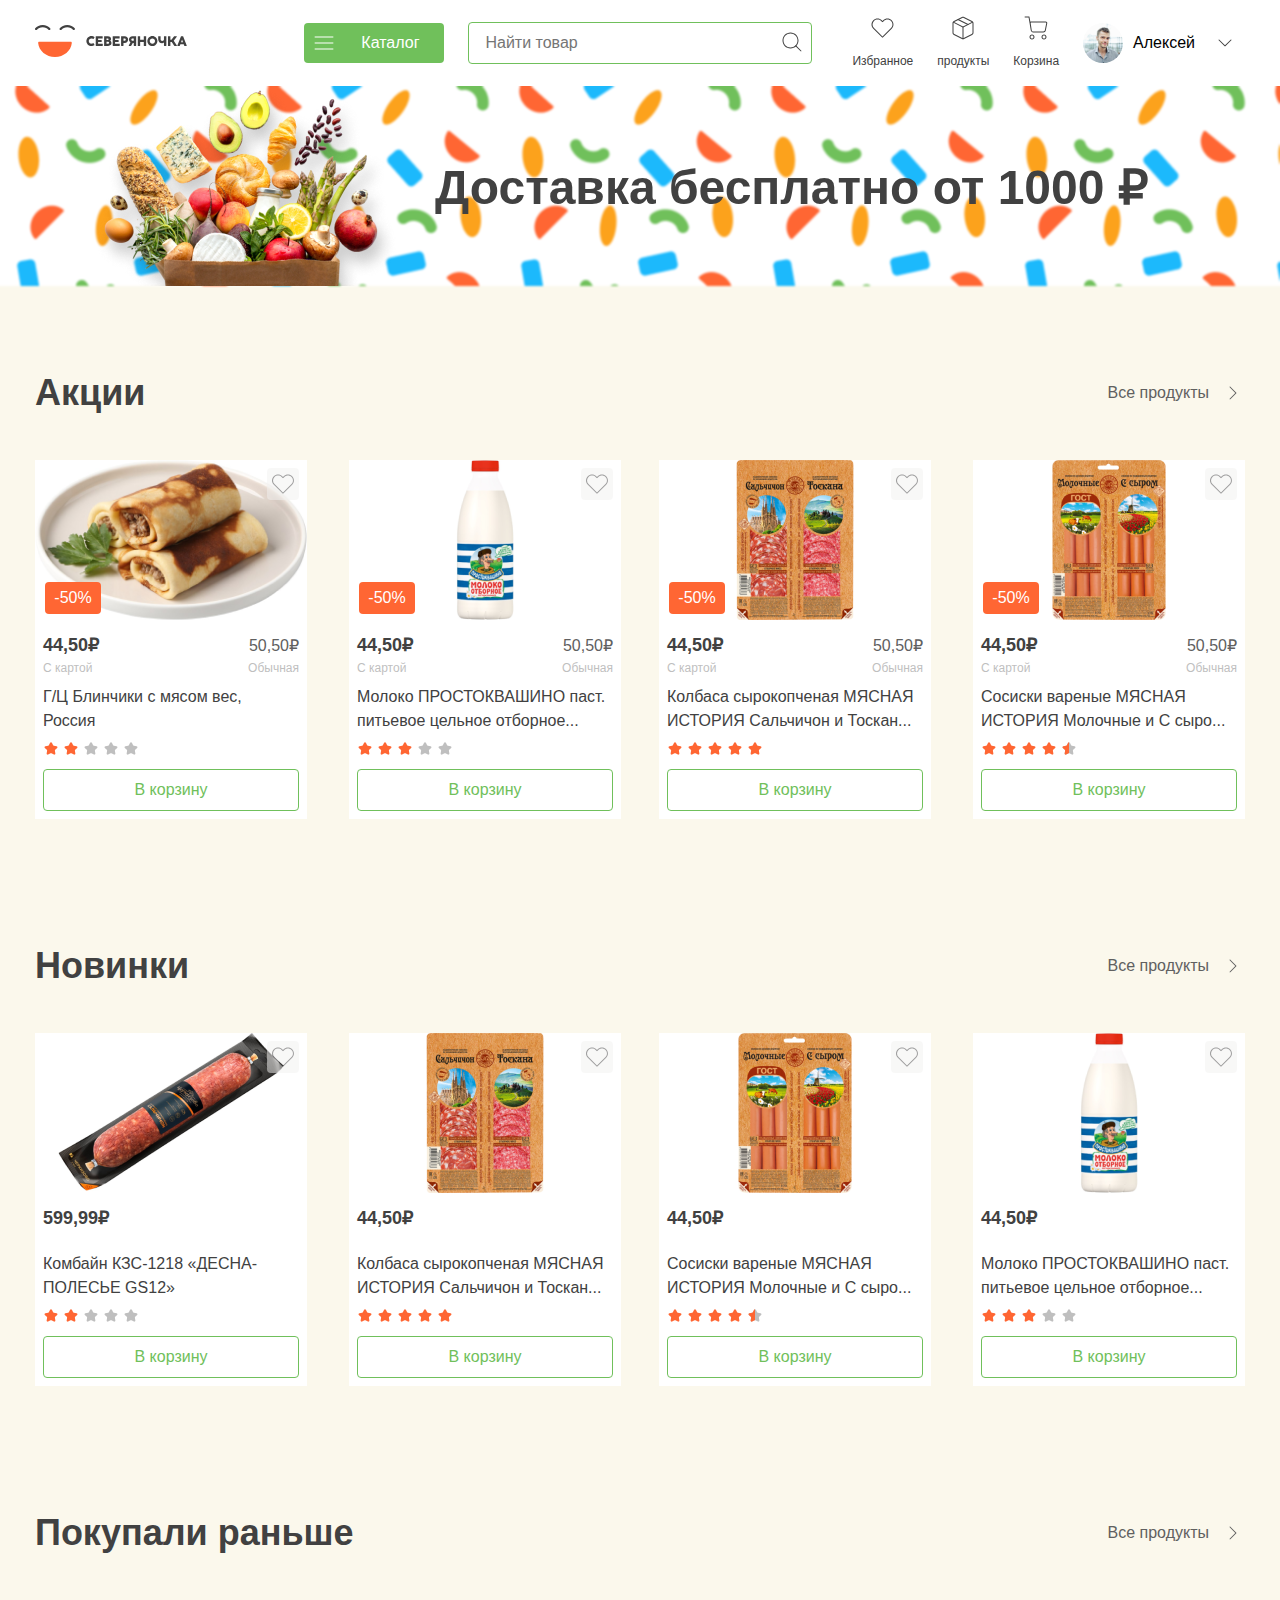
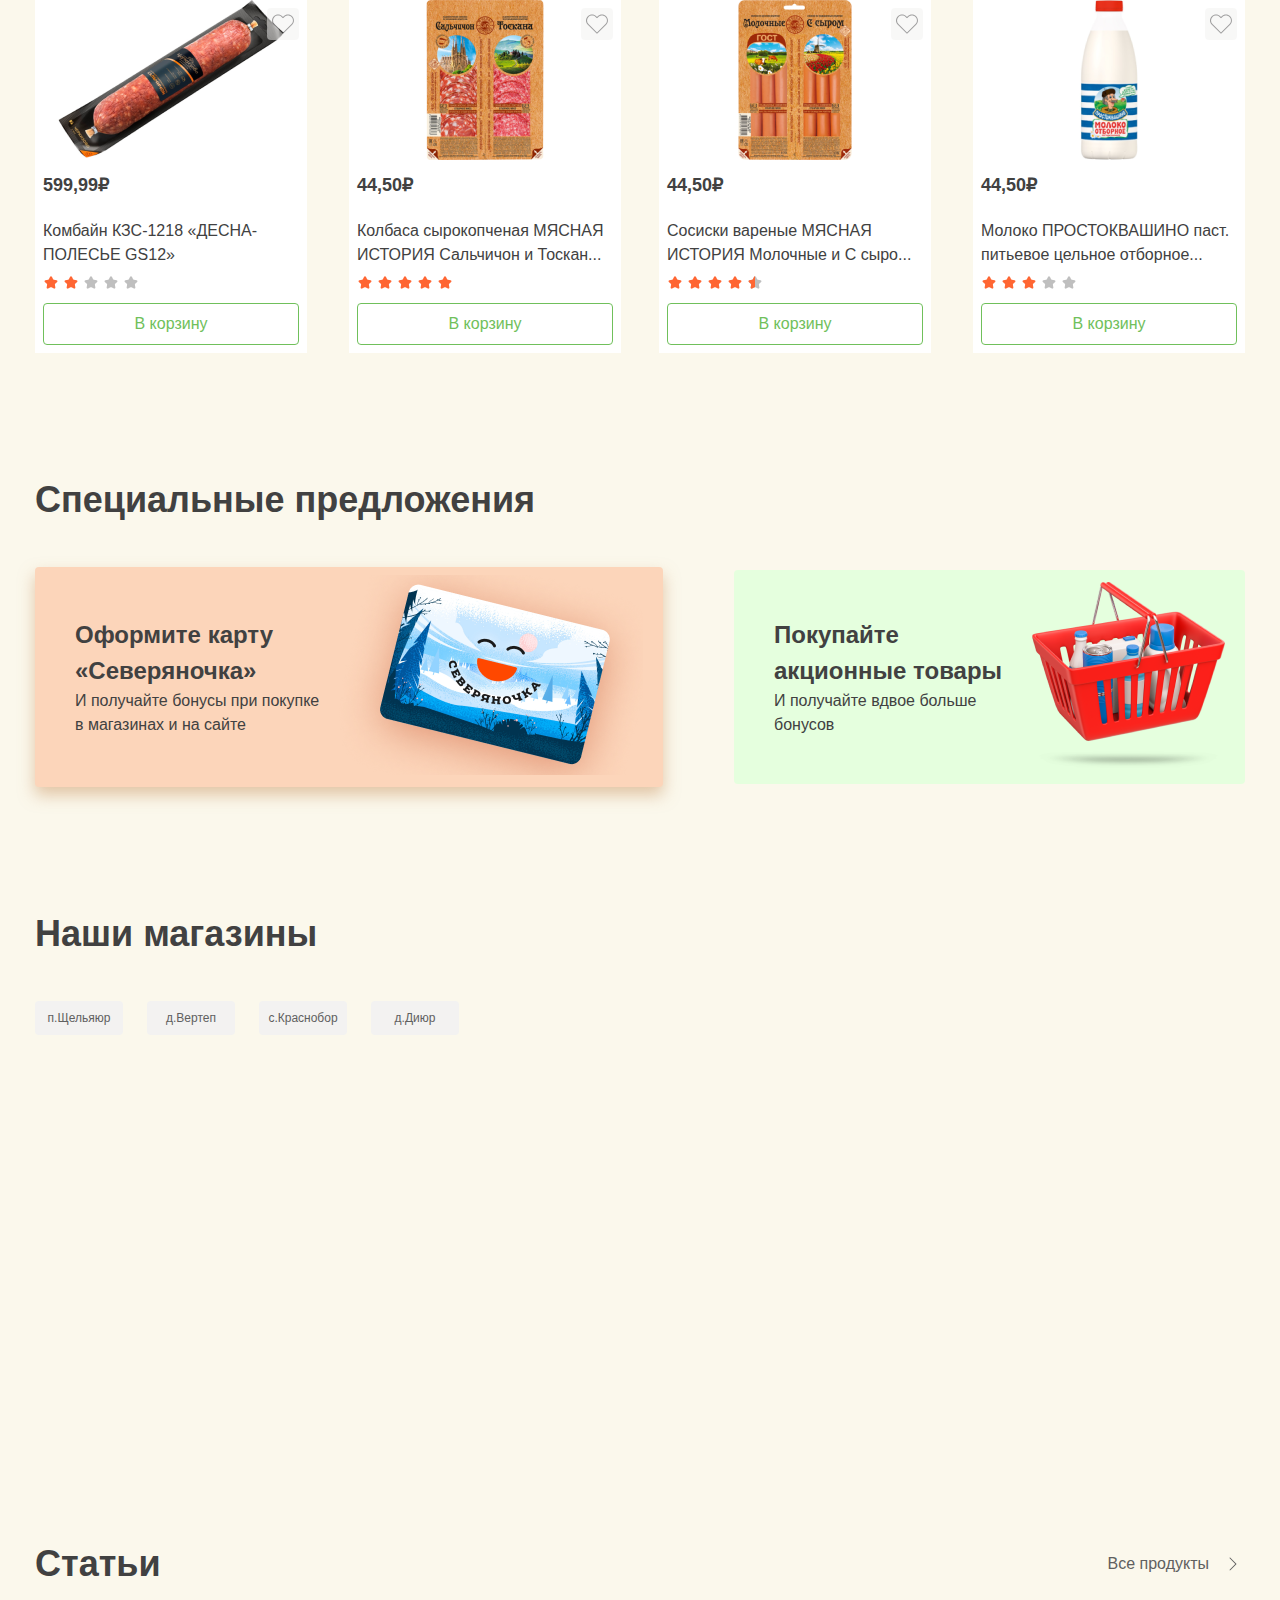
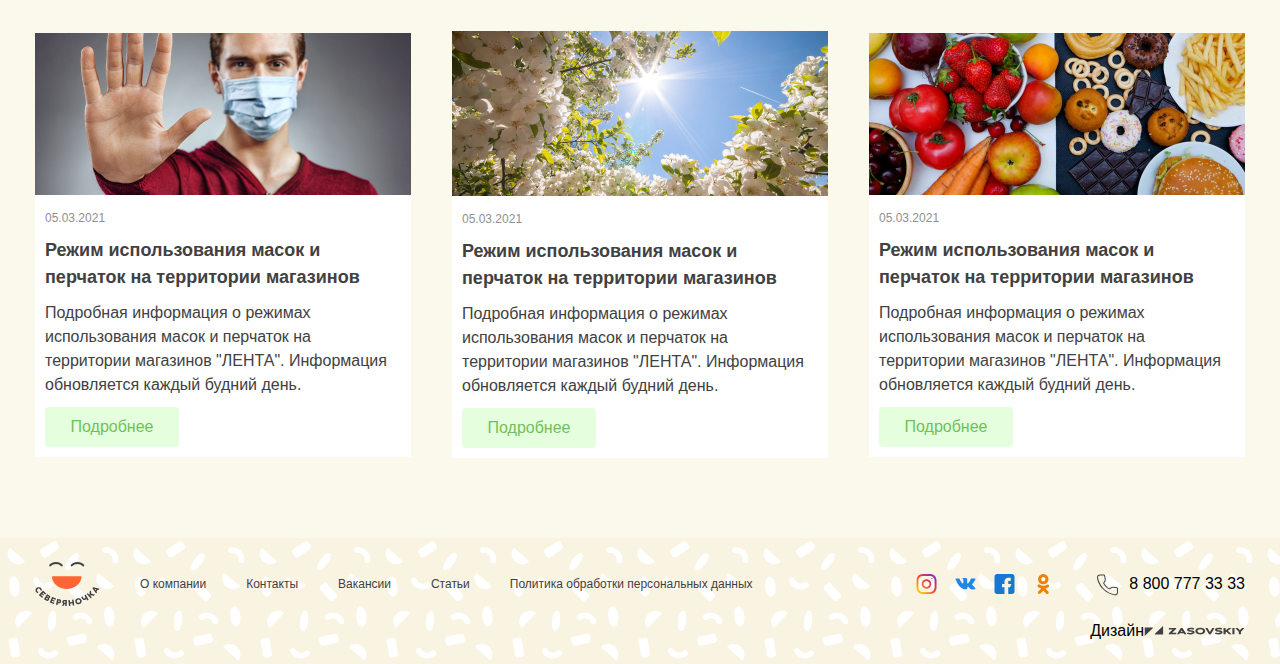
<file: index.html>
<!DOCTYPE html>
<html lang="en">
  <head>
    <meta charset="UTF-8" />
    <meta name="viewport" content="width=device-width, initial-scale=1.0" />
    <title>Document</title>
    <link rel="stylesheet" href="./sass/style.css" />
  </head>
  <body>
    <header>
      <div class="container">
        <nav>
          <div class="logo">
            <a href="#"><img src="./assets/images/image1.svg" alt="" /></a>
          </div>
          <div class="nav-items">
            <div class="nav-catalog1">
              <img src="./assets/images/image2.svg" alt="" />
              <p class="p1">Каталог</p>
            </div>
            <div class="field">
              <input
                type="text"
                class="input1"
                id="search"
                placeholder="Найти товар"
                name="search"
              />
              <div class="search-icon">
                <img src="./assets/images/image3.svg" alt="" />
              </div>
            </div>
            <div class="nav-links">
              <div class="nav-link">
                <div class="d1">
                  <img src="./assets/images/image4.svg" alt="" />
                </div>
                <a href="./pages/product.html" class="p2">Избранное</a>
              </div>
              <div class="nav-link">
                <div class="d1">
                  <img src="./assets/images/image5.svg" alt="" />
                </div>
                <a href="./pages/products.html" class="p2">продукты</a>
              </div>
              <div class="nav-link">
                <div class="d1">
                  <img src="./assets/images/image6.svg" alt="" />
                </div>
                <a href="./pages/cart.html" class="p2">Корзина</a>
              </div>
            </div>
            <div class="acc">
              <img src="./assets/images/image7.svg" alt="" />
              <p class="p3">Алексей</p>
              <img src="./assets/images/image52.svg" alt="" />
            </div>
          </div>
        </nav>
        <div class="nav-catalog">
          <div class="d2">
            <div class="d3">
              <a href="./pages/catigories.html" class="p4">Молоко, сыр, яйцо</a>
              <a href="./pages/catigories.html" class="p4">Хлеб</a>
              <a href="./pages/catigories.html" class="p4">Фрукты и овощи</a>
              <a href="./pages/catigories.html" class="p4"
                >Замороженные продукты</a
              >
            </div>
            <div class="d3">
              <a href="./pages/catigories.html" class="p4">Напитки</a>
              <a href="./pages/catigories.html" class="p4"
                >Кондитерские изделия</a
              >
              <a href="./pages/catigories.html" class="p4">Чай, кофе</a>
            </div>
            <div class="d3">
              <a href="./pages/catigories.html" class="p4">Бакалея</a>
              <a href="./pages/catigories.html" class="p4">Здоровое питание</a>
              <a href="./pages/catigories.html" class="p4">Зоотовары</a>
            </div>
            <div class="d3">
              <a href="./pages/catigories.html" class="p4"
                >Непродовольственные товары</a
              >
              <a href="./pages/catigories.html" class="p4">Детское питание</a>
              <a href="./pages/catigories.html" class="p4"
                >Мясо, птица, колбаса</a
              >
            </div>
          </div>
        </div>
      </div>
    </header>
    <main>
      <section class="home">
        <div class="home1">
          <div class="container home-content">
            <div class="d1">
              <img src="./assets/images/image9.png" alt="" class="img9" />
            </div>
            <p class="p1">Доставка бесплатно от 1000 ₽</p>
          </div>
        </div>
      </section>
      <section class="discount">
        <div class="container discount-content">
          <div class="d1">
            <p class="p1">Акции</p>
            <a href="#"
              ><button class="btn1">
                Все продукты
                <img src="./assets/images/image10.svg" alt="" /></button
            ></a>
          </div>
          <div class="home-cards">
            <div class="d50">
              <div class="home-card">
                <div class="product-img">
                  <div class="loved">
                    <img src="./assets/images/image17.svg" alt="" />
                  </div>
                  <img src="./assets/images/image12.png" alt="" />
                  <div class="discount-img">
                    <p class="p8">-50%</p>
                  </div>
                </div>
                <div class="card-btom">
                  <div class="d2">
                    <p class="p2">44,50₽</p>
                    <p class="p3">50,50₽</p>
                  </div>
                  <div class="d3">
                    <p class="p4">С картой</p>
                    <p class="p5">Обычная</p>
                  </div>
                  <p class="p6">Г/Ц Блинчики с мясом вес, Россия</p>
                  <div class="rank-img">
                    <img src="./assets/images/image16.svg" alt="" />
                  </div>
                  <div class="card-btn">
                    <a href="#"><button class="btn2">В корзину</button></a>
                  </div>
                </div>
              </div>
              <div class="home-card">
                <div class="product-img">
                  <div class="loved">
                    <img src="./assets/images/image17.svg" alt="" />
                  </div>
                  <img src="./assets/images/image13.png" alt="" />
                  <div class="discount-img">
                    <p class="p8">-50%</p>
                  </div>
                </div>
                <div class="card-btom">
                  <div class="d2">
                    <p class="p2">44,50₽</p>
                    <p class="p3">50,50₽</p>
                  </div>
                  <div class="d3">
                    <p class="p4">С картой</p>
                    <p class="p5">Обычная</p>
                  </div>
                  <p class="p6">
                    Молоко ПРОСТОКВАШИНО паст. питьевое цельное отборное...
                  </p>
                  <div class="rank-img">
                    <img src="./assets/images/image18.svg" alt="" />
                  </div>
                  <div class="card-btn">
                    <a href="#"><button class="btn2">В корзину</button></a>
                  </div>
                </div>
              </div>
            </div>
            <div class="d50">
              <div class="home-card">
                <div class="product-img">
                  <div class="loved">
                    <img src="./assets/images/image17.svg" alt="" />
                  </div>
                  <img src="./assets/images/image14.png" alt="" />
                  <div class="discount-img">
                    <p class="p8">-50%</p>
                  </div>
                </div>
                <div class="card-btom">
                  <div class="d2">
                    <p class="p2">44,50₽</p>
                    <p class="p3">50,50₽</p>
                  </div>
                  <div class="d3">
                    <p class="p4">С картой</p>
                    <p class="p5">Обычная</p>
                  </div>
                  <p class="p6">
                    Колбаса сырокопченая МЯСНАЯ ИСТОРИЯ Сальчичон и Тоскан...
                  </p>
                  <div class="rank-img">
                    <img src="./assets/images/image19.svg" alt="" />
                  </div>
                  <div class="card-btn">
                    <a href="#"><button class="btn2">В корзину</button></a>
                  </div>
                </div>
              </div>
              <div class="home-card">
                <div class="product-img">
                  <div class="loved">
                    <img src="./assets/images/image17.svg" alt="" />
                  </div>
                  <img src="./assets/images/image15.png" alt="" />
                  <div class="discount-img">
                    <p class="p8">-50%</p>
                  </div>
                </div>
                <div class="card-btom">
                  <div class="d2">
                    <p class="p2">44,50₽</p>
                    <p class="p3">50,50₽</p>
                  </div>
                  <div class="d3">
                    <p class="p4">С картой</p>
                    <p class="p5">Обычная</p>
                  </div>
                  <p class="p6">
                    Сосиски вареные МЯСНАЯ ИСТОРИЯ Молочные и С сыро...
                  </p>
                  <div class="rank-img">
                    <img src="./assets/images/image20.svg" alt="" />
                  </div>
                  <div class="card-btn">
                    <a href="#"><button class="btn2">В корзину</button></a>
                  </div>
                </div>
              </div>
            </div>
          </div>
        </div>
      </section>
      <section class="new-products">
        <div class="new-products-content container">
          <div class="d1">
            <p class="p1">Новинки</p>
            <a href="#"
              ><button class="btn1">
                Все продукты
                <img src="./assets/images/image10.svg" alt="" /></button
            ></a>
          </div>
          <div class="home-cards">
            <div class="d50">
              <div class="home-card">
                <div class="product-img">
                  <div class="loved">
                    <img src="./assets/images/image17.svg" alt="" />
                  </div>
                  <img src="./assets/images/image21.png" alt="" />
                </div>
                <div class="card-btom">
                  <div class="d2">
                    <p class="p2" id="p2">599,99₽</p>
                  </div>
                  <p class="p6">Комбайн КЗС-1218 «ДЕСНА-ПОЛЕСЬЕ GS12»</p>
                  <div class="rank-img">
                    <img src="./assets/images/image16.svg" alt="" />
                  </div>
                  <div class="card-btn">
                    <a href="#"><button class="btn2">В корзину</button></a>
                  </div>
                </div>
              </div>
              <div class="home-card">
                <div class="product-img">
                  <div class="loved">
                    <img src="./assets/images/image17.svg" alt="" />
                  </div>
                  <img src="./assets/images/image14.png" alt="" />
                </div>
                <div class="card-btom">
                  <div class="d2">
                    <p class="p2" id="p2">44,50₽</p>
                  </div>
                  <p class="p6">
                    Колбаса сырокопченая МЯСНАЯ ИСТОРИЯ Сальчичон и Тоскан...
                  </p>
                  <div class="rank-img">
                    <img src="./assets/images/image19.svg" alt="" />
                  </div>
                  <div class="card-btn">
                    <a href="#"><button class="btn2">В корзину</button></a>
                  </div>
                </div>
              </div>
            </div>
            <div class="d50">
              <div class="home-card">
                <div class="product-img">
                  <div class="loved">
                    <img src="./assets/images/image17.svg" alt="" />
                  </div>
                  <img src="./assets/images/image15.png" alt="" />
                </div>
                <div class="card-btom">
                  <div class="d2">
                    <p class="p2" id="p2">44,50₽</p>
                  </div>
                  <p class="p6">
                    Сосиски вареные МЯСНАЯ ИСТОРИЯ Молочные и С сыро...
                  </p>
                  <div class="rank-img">
                    <img src="./assets/images/image20.svg" alt="" />
                  </div>
                  <div class="card-btn">
                    <a href="#"><button class="btn2">В корзину</button></a>
                  </div>
                </div>
              </div>
              <div class="home-card">
                <div class="product-img">
                  <div class="loved">
                    <img src="./assets/images/image17.svg" alt="" />
                  </div>
                  <img src="./assets/images/image13.png" alt="" />
                </div>
                <div class="card-btom">
                  <div class="d2">
                    <p class="p2" id="p2">44,50₽</p>
                  </div>
                  <p class="p6">
                    Молоко ПРОСТОКВАШИНО паст. питьевое цельное отборное...
                  </p>
                  <div class="rank-img">
                    <img src="./assets/images/image18.svg" alt="" />
                  </div>
                  <div class="card-btn">
                    <a href="#"><button class="btn2">В корзину</button></a>
                  </div>
                </div>
              </div>
            </div>
          </div>
        </div>
      </section>
      <section class="bought-products">
        <div class="bought-products-content container">
          <div class="d1">
            <p class="p1">Покупали раньше</p>
            <a href="#"
              ><button class="btn1">
                Все продукты
                <img src="./assets/images/image10.svg" alt="" /></button
            ></a>
          </div>
          <div class="home-cards">
            <div class="d50">
              <div class="home-card">
                <div class="product-img">
                  <div class="loved">
                    <img src="./assets/images/image17.svg" alt="" />
                  </div>
                  <img src="./assets/images/image21.png" alt="" />
                </div>
                <div class="card-btom">
                  <div class="d2">
                    <p class="p2" id="p2">599,99₽</p>
                  </div>
                  <p class="p6">Комбайн КЗС-1218 «ДЕСНА-ПОЛЕСЬЕ GS12»</p>
                  <div class="rank-img">
                    <img src="./assets/images/image16.svg" alt="" />
                  </div>
                  <div class="card-btn">
                    <a href="#"><button class="btn2">В корзину</button></a>
                  </div>
                </div>
              </div>
              <div class="home-card">
                <div class="product-img">
                  <div class="loved">
                    <img src="./assets/images/image17.svg" alt="" />
                  </div>
                  <img src="./assets/images/image14.png" alt="" />
                </div>
                <div class="card-btom">
                  <div class="d2">
                    <p class="p2" id="p2">44,50₽</p>
                  </div>
                  <p class="p6">
                    Колбаса сырокопченая МЯСНАЯ ИСТОРИЯ Сальчичон и Тоскан...
                  </p>
                  <div class="rank-img">
                    <img src="./assets/images/image19.svg" alt="" />
                  </div>
                  <div class="card-btn">
                    <a href="#"><button class="btn2">В корзину</button></a>
                  </div>
                </div>
              </div>
            </div>
            <div class="d50">
              <div class="home-card">
                <div class="product-img">
                  <div class="loved">
                    <img src="./assets/images/image17.svg" alt="" />
                  </div>
                  <img src="./assets/images/image15.png" alt="" />
                </div>
                <div class="card-btom">
                  <div class="d2">
                    <p class="p2" id="p2">44,50₽</p>
                  </div>
                  <p class="p6">
                    Сосиски вареные МЯСНАЯ ИСТОРИЯ Молочные и С сыро...
                  </p>
                  <div class="rank-img">
                    <img src="./assets/images/image20.svg" alt="" />
                  </div>
                  <div class="card-btn">
                    <a href="#"><button class="btn2">В корзину</button></a>
                  </div>
                </div>
              </div>
              <div class="home-card">
                <div class="product-img">
                  <div class="loved">
                    <img src="./assets/images/image17.svg" alt="" />
                  </div>
                  <img src="./assets/images/image13.png" alt="" />
                </div>
                <div class="card-btom">
                  <div class="d2">
                    <p class="p2" id="p2">44,50₽</p>
                  </div>
                  <p class="p6">
                    Молоко ПРОСТОКВАШИНО паст. питьевое цельное отборное...
                  </p>
                  <div class="rank-img">
                    <img src="./assets/images/image18.svg" alt="" />
                  </div>
                  <div class="card-btn">
                    <a href="#"><button class="btn2">В корзину</button></a>
                  </div>
                </div>
              </div>
            </div>
          </div>
        </div>
      </section>
      <section class="offers">
        <div class="offers-content container">
          <p class="p1">Специальные предложения</p>
          <div class="offers-cards">
            <div class="offers-card">
              <div class="d1">
                <p class="p2">Оформите карту «Северяночка»</p>
                <p class="p3">
                  И получайте бонусы при покупке в магазинах и на сайте
                </p>
              </div>
              <div class="offers-img">
                <img src="./assets/images/image22.png" alt="" />
              </div>
            </div>
            <div class="offers-card2">
              <div class="d1">
                <p class="p2">Покупайте акционные товары</p>
                <p class="p3">И получайте вдвое больше бонусов</p>
              </div>
              <div class="offers-img">
                <img src="./assets/images/image23.png" alt="" />
              </div>
            </div>
          </div>
        </div>
      </section>
      <section class="location">
        <div class="location-content container">
          <p class="p1">Наши магазины</p>
          <div class="d2">
            <div class="d1"><p class="p2">п.Щельяюр</p></div>
            <div class="d1"><p class="p2">д.Вертеп</p></div>
            <div class="d1"><p class="p2">с.Краснобор</p></div>
            <div class="d1"><p class="p2">д.Диюр</p></div>
          </div>
          <iframe
            src="https://www.google.com/maps/embed?pb=!1m18!1m12!1m3!1d3506.2233913121413!2d77.4051603706222!3d28.50292593193056!2m3!1f0!2f0!3f0!3m2!1i1024!2i768!4f13.1!3m3!1m2!1s0x390ce626851f7009%3A0x621185133cfd1ad1!2sGeeksforGeeks!5e0!3m2!1sen!2sin!4v1585040658255!5m2!1sen!2sin"
            frameborder="0"
            width="100%"
            height="354px
            "
          ></iframe>
        </div>
      </section>
      <section class="articles">
        <div class="articles-content container">
          <div class="d1">
            <p class="p1">Статьи</p>
            <a href="#"
              ><button class="btn1">
                Все продукты
                <img src="./assets/images/image10.svg" alt="" /></button
            ></a>
          </div>
          <div class="articles-cards">
            <div class="articles-card">
              <img src="./assets/images/image24.png" alt="" />
              <div class="d2">
                <p class="p2">05.03.2021</p>
                <p class="p3">
                  Режим использования масок и перчаток на территории магазинов
                </p>
                <p class="p4">
                  Подробная информация о режимах использования масок и перчаток
                  на территории магазинов "ЛЕНТА". Информация обновляется каждый
                  будний день.
                </p>
                <a href="#"><button class="btn3">Подробнее</button></a>
              </div>
            </div>
            <div class="articles-card">
              <img src="./assets/images/image25.png" alt="" />
              <div class="d2">
                <p class="p2">05.03.2021</p>
                <p class="p3">
                  Режим использования масок и перчаток на территории магазинов
                </p>
                <p class="p4">
                  Подробная информация о режимах использования масок и перчаток
                  на территории магазинов "ЛЕНТА". Информация обновляется каждый
                  будний день.
                </p>
                <a href="#"><button class="btn3">Подробнее</button></a>
              </div>
            </div>
            <div class="articles-card">
              <img src="./assets/images/image26.png" alt="" />
              <div class="d2">
                <p class="p2">05.03.2021</p>
                <p class="p3">
                  Режим использования масок и перчаток на территории магазинов
                </p>
                <p class="p4">
                  Подробная информация о режимах использования масок и перчаток
                  на территории магазинов "ЛЕНТА". Информация обновляется каждый
                  будний день.
                </p>
                <a href="#"><button class="btn3">Подробнее</button></a>
              </div>
            </div>
          </div>
        </div>
      </section>
    </main>
    <footer>
      <div class="footer-content container">
        <div class="d1">
          <div class="d2">
            <img src="./assets/images/image27.svg" alt="" />
            <a href="#" class="a1">О компании</a>
            <a href="#" class="a1">Контакты</a>
            <a href="#" class="a1">Вакансии</a>
            <a href="#" class="a1">Статьи</a>
            <a href="#" class="a1">Политика обработки персональных данных</a>
          </div>
          <div class="d3">
            <div class="d4">
              <img src="./assets/images/image28.svg" alt="" />
              <img src="./assets/images/image29.svg" alt="" />
              <img src="./assets/images/image30.svg" alt="" />
              <img src="./assets/images/image31.svg" alt="" />
            </div>
            <div class="d5">
              <img src="./assets/images/image32.svg" alt="" />
              <p class="p1">8 800 777 33 33</p>
            </div>
          </div>
        </div>
        <div class="d10">
          <p class="p2">Дизайн</p>
          <img src="./assets/images/image33.svg" alt="" />
        </div>
      </div>
    </footer>
    <div class="modal">
      <div class="d3">
        <div class="modal-content">
          <div class="modal-close">
            <img src="./assets/images/image53.svg" alt="" />
          </div>
          <div class="modal-bot">
            <p class="p1">Вход</p>
            <form>
              <label for="phone">Телефон</label>
              <input
                type="tel"
                placeholder="Phone Number"
                id="phone"
                class="input2"
                name="phone"
              />
            </form>
            <a href="#"><button class="modal-btn1">Вход</button></a>
            <div class="d2">
              <a href="#"><button class="modal-btn2">Регистрация</button></a>
              <a href="#"><button class="modal-btn3">Забыли пароль?</button></a>
            </div>
          </div>
        </div>
      </div>
    </div>
    <script src="./js/main.js"></script>
  </body>
</html>
</file>
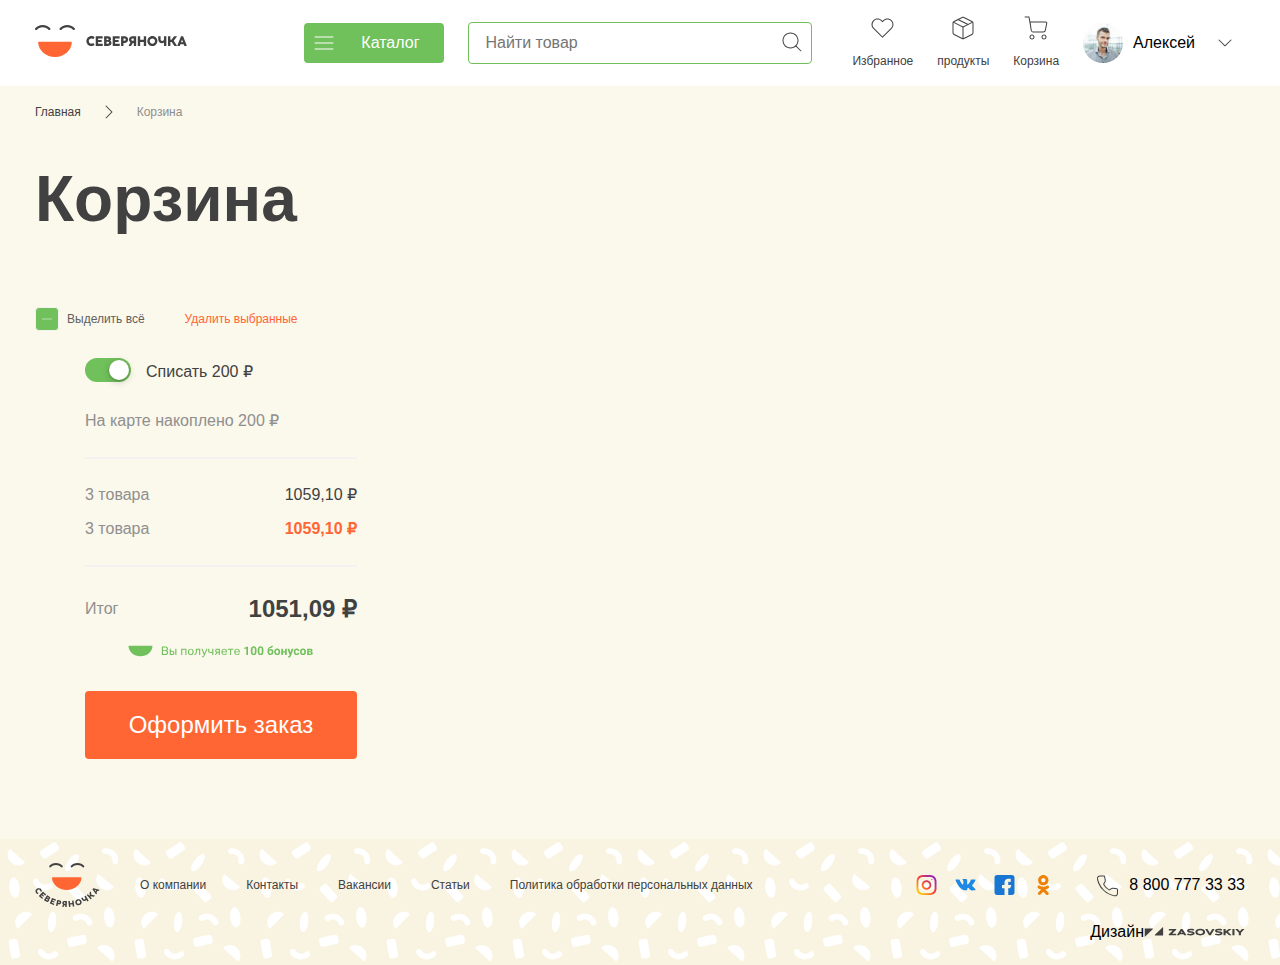
<file: pages/cart.html>
<!DOCTYPE html>
<html lang="en">
  <head>
    <meta charset="UTF-8" />
    <meta name="viewport" content="width=device-width, initial-scale=1.0" />
    <title>Document</title>
    <link rel="stylesheet" href="../sass/style.css" />
  </head>
  <body>
    <header>
      <div class="container">
        <nav>
          <div class="logo">
            <a href="#"><img src="../assets/images/image1.svg" alt="" /></a>
          </div>
          <div class="nav-items">
            <div class="nav-catalog1">
              <img src="../assets/images/image2.svg" alt="" />
              <p class="p1">Каталог</p>
            </div>
            <div class="field">
              <input
                type="text"
                id="search-input"
                class="input1"
                placeholder="Найти товар"
                name="search"
              />
              <div class="search-icon">
                <img src="../assets/images/image3.svg" alt="" />
              </div>
            </div>
            <div class="nav-links">
              <div class="nav-link">
                <div class="d1">
                  <img src="../assets/images/image4.svg" alt="" />
                </div>
                <a href="#" class="p2">Избранное</a>
              </div>
              <div class="nav-link">
                <div class="d1">
                  <img src="../assets/images/image5.svg" alt="" />
                </div>
                <a href="../pages/products.html" class="p2">продукты</a>
              </div>
              <div class="nav-link">
                <div class="d1">
                  <img src="../assets/images/image6.svg" alt="" />
                </div>
                <a href="../pages/cart.html" class="p2">Корзина</a>
              </div>
            </div>
            <div class="acc">
              <img src="../assets/images/image7.svg" alt="" />
              <p class="p3">Алексей</p>
              <img src="../assets/images/image52.svg" alt="" />
            </div>
          </div>
        </nav>
        <div class="nav-catalog">
          <div class="d2">
            <div class="d3">
              <a href="../pages/catigories.html" class="p4"
                >Молоко, сыр, яйцо</a
              >
              <a href="../pages/catigories.html" class="p4">Хлеб</a>
              <a href="../pages/catigories.html" class="p4">Фрукты и овощи</a>
              <a href="../pages/catigories.html" class="p4"
                >Замороженные продукты</a
              >
            </div>
            <div class="d3">
              <a href="../pages/catigories.html" class="p4">Напитки</a>
              <a href="../pages/catigories.html" class="p4"
                >Кондитерские изделия</a
              >
              <a href="../pages/catigories.html" class="p4">Чай, кофе</a>
            </div>
            <div class="d3">
              <a href="../pages/catigories.html" class="p4">Бакалея</a>
              <a href="../pages/catigories.html" class="p4">Здоровое питание</a>
              <a href="../pages/catigories.html" class="p4">Зоотовары</a>
            </div>
            <div class="d3">
              <a href="../pages/catigories.html" class="p4"
                >Непродовольственные товары</a
              >
              <a href="../pages/catigories.html" class="p4">Детское питание</a>
              <a href="../pages/catigories.html" class="p4"
                >Мясо, птица, колбаса</a
              >
            </div>
          </div>
        </div>
      </div>
    </header>
    <main class="cart">
      <section class="cart-home">
        <div class="cart-home-content container">
          <div class="d1">
            <a href="#" class="a1">Главная</a>
            <img src="../assets/images/image54.svg" alt="" />
            <a href="#" class="a2">Корзина</a>
          </div>
          <p class="p1">Корзина</p>
          <div class="d2">
            <div class="d3">
              <div class="minus">
                <img src="../assets/images/image66.svg" alt="" />
              </div>
              <p class="p2">Выделить всё</p>
            </div>
            <p class="p3">Удалить выбранные</p>
          </div>
          <div class="d4">
            <div class="korzinka-cards"></div>
            <div class="d5">
              <div class="d6">
                <img src="../assets/images/image67.svg" alt="" />
                <p class="p4">Списать 200 ₽</p>
              </div>
              <p class="p5">На карте накоплено 200 ₽</p>
              <div class="line2"></div>
              <div class="d7">
                <p class="p6">3 товара</p>
                <p class="p7">1059,10 ₽</p>
              </div>
              <div class="d8">
                <p class="p8">3 товара</p>
                <p class="p9">1059,10 ₽</p>
              </div>
              <div class="line2"></div>
              <div class="d20">
                <p class="p20">Итог</p>
                <p class="p21">1051,09 ₽</p>
              </div>
              <div class="d21">
                <img src="../assets/images/image68.svg" alt="" />
              </div>
              <a href="#"><button class="btn7">Оформить заказ</button></a>
            </div>
          </div>
        </div>
      </section>
    </main>
    <footer>
      <div class="footer-content container">
        <div class="d1">
          <div class="d2">
            <img src="../assets/images/image27.svg" alt="" />
            <a href="#" class="a1">О компании</a>
            <a href="#" class="a1">Контакты</a>
            <a href="#" class="a1">Вакансии</a>
            <a href="#" class="a1">Статьи</a>
            <a href="#" class="a1">Политика обработки персональных данных</a>
          </div>
          <div class="d3">
            <div class="d4">
              <img src="../assets/images/image28.svg" alt="" />
              <img src="../assets/images/image29.svg" alt="" />
              <img src="../assets/images/image30.svg" alt="" />
              <img src="../assets/images/image31.svg" alt="" />
            </div>
            <div class="d5">
              <img src="../assets/images/image32.svg" alt="" />
              <p class="p1">8 800 777 33 33</p>
            </div>
          </div>
        </div>
        <div class="d10">
          <p class="p2">Дизайн</p>
          <img src="../assets/images/image33.svg" alt="" />
        </div>
      </div>
    </footer>
    <div class="modal">
      <div class="d3">
        <div class="modal-content">
          <div class="modal-close">
            <img src="../assets/images/image53.svg" alt="" />
          </div>
          <div class="modal-bot">
            <p class="p1">Вход</p>
            <form>
              <label for="phone">Телефон</label>
              <input
                type="tel"
                placeholder="Phone Number"
                id="phone"
                class="input2"
                name="phone"
              />
            </form>
            <a href="#"><button class="modal-btn1">Вход</button></a>
            <div class="d2">
              <a href="#"><button class="modal-btn2">Регистрация</button></a>
              <a href="#"><button class="modal-btn3">Забыли пароль?</button></a>
            </div>
          </div>
        </div>
      </div>
    </div>
    <script src="../js/main.js"></script>
    <script src="../js/cart.js"></script>
  </body>
</html>
</file>
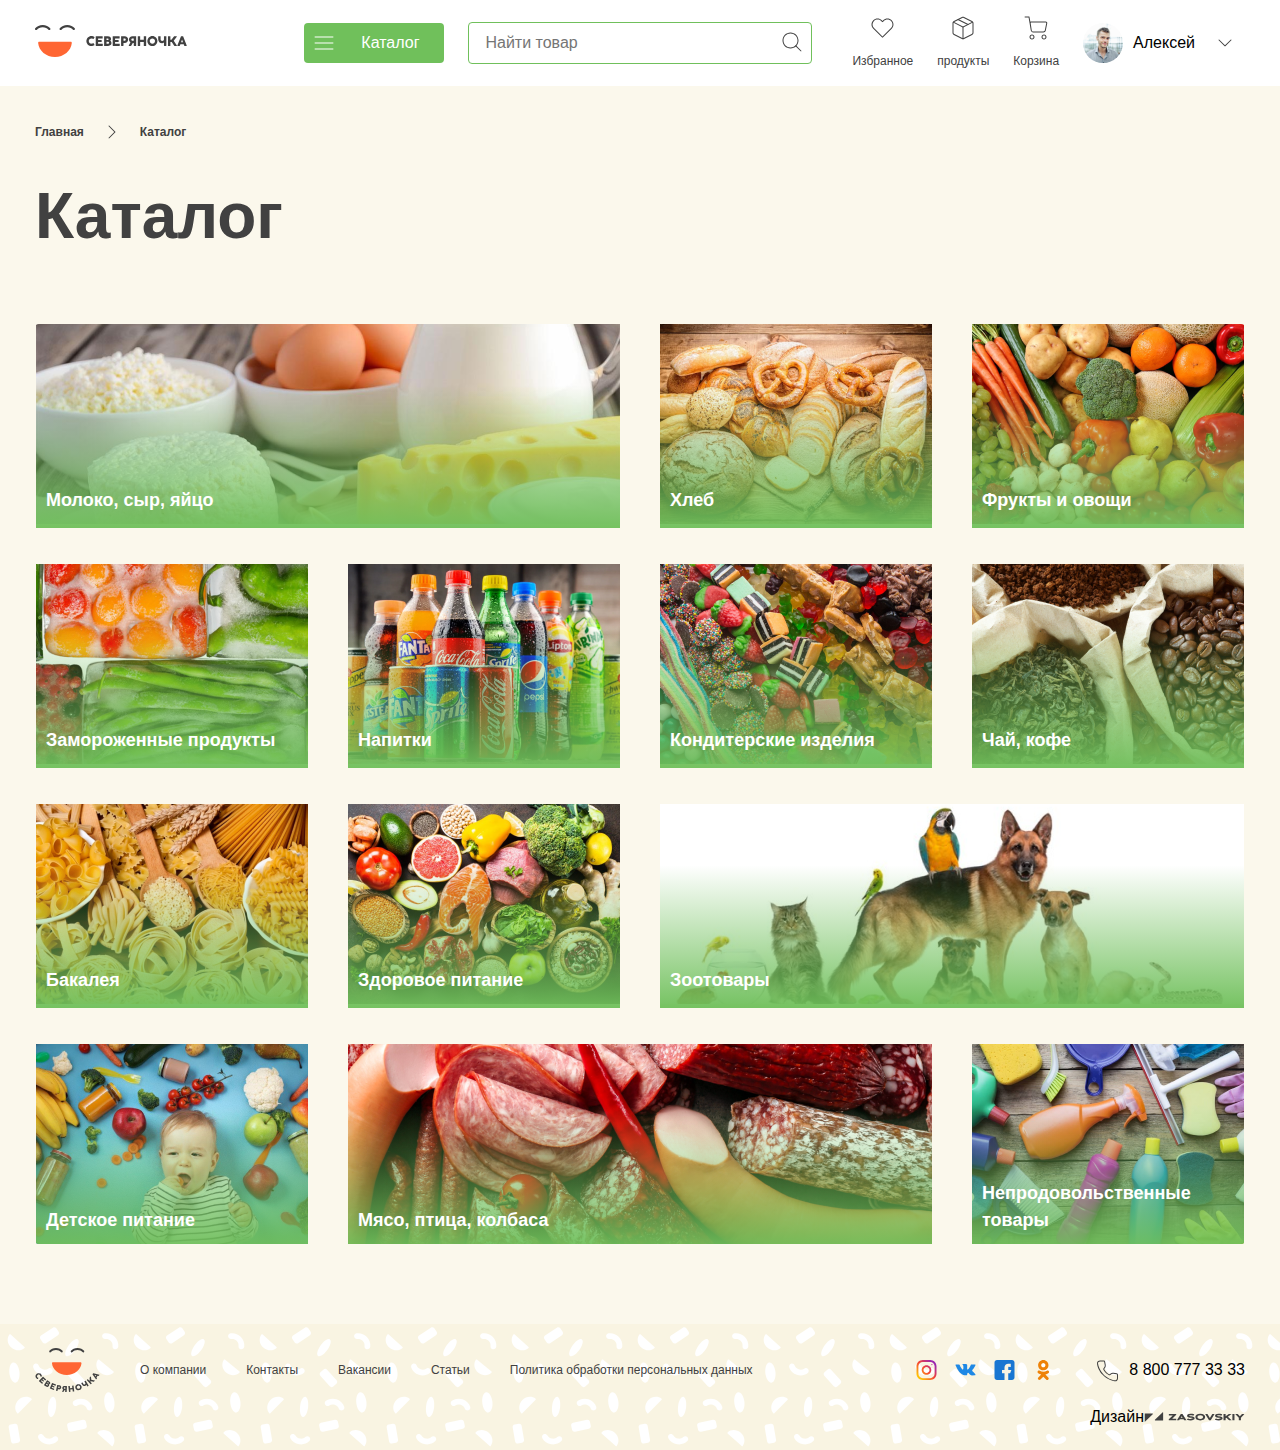
<file: pages/catigories.html>
<!DOCTYPE html>
<html lang="en">
  <head>
    <meta charset="UTF-8" />
    <meta name="viewport" content="width=device-width, initial-scale=1.0" />
    <title>Document</title>
    <link rel="stylesheet" href="../sass/style.css" />
  </head>
  <body>
    <header>
      <div class="container">
        <nav>
          <div class="logo">
            <a href="#"><img src="../assets/images/image1.svg" alt="" /></a>
          </div>
          <div class="nav-items">
            <div class="nav-catalog1">
              <img src="../assets/images/image2.svg" alt="" />
              <p class="p1">Каталог</p>
            </div>
            <div class="field">
              <input
                type="text"
                class="input1"
                placeholder="Найти товар"
                name="search"
              />
              <div class="search-icon">
                <img src="../assets/images/image3.svg" alt="" />
              </div>
            </div>
            <div class="nav-links">
              <div class="nav-link">
                <div class="d1">
                  <img src="../assets/images/image4.svg" alt="" />
                </div>
                <a href="#" class="p2">Избранное</a>
              </div>
              <div class="nav-link">
                <div class="d1">
                  <img src="../assets/images/image5.svg" alt="" />
                </div>
                <a href="../pages/products.html" class="p2">продукты</a>
              </div>
              <div class="nav-link">
                <div class="d1">
                  <img src="../assets/images/image6.svg" alt="" />
                </div>
                <a href="../pages/cart.html" class="p2">Корзина</a>
              </div>
            </div>
            <div class="acc">
              <img src="../assets/images/image7.svg" alt="" />
              <p class="p3">Алексей</p>
              <img src="../assets/images/image52.svg" alt="" />
            </div>
          </div>
        </nav>
        <div class="nav-catalog">
          <div class="d2">
            <div class="d3">
              <a href="../pages/catigories.html" class="p4"
                >Молоко, сыр, яйцо</a
              >
              <a href="../pages/catigories.html" class="p4">Хлеб</a>
              <a href="../pages/catigories.html" class="p4">Фрукты и овощи</a>
              <a href="../pages/catigories.html" class="p4"
                >Замороженные продукты</a
              >
            </div>
            <div class="d3">
              <a href="../pages/catigories.html" class="p4">Напитки</a>
              <a href="../pages/catigories.html" class="p4"
                >Кондитерские изделия</a
              >
              <a href="../pages/catigories.html" class="p4">Чай, кофе</a>
            </div>
            <div class="d3">
              <a href="../pages/catigories.html" class="p4">Бакалея</a>
              <a href="../pages/catigories.html" class="p4">Здоровое питание</a>
              <a href="../pages/catigories.html" class="p4">Зоотовары</a>
            </div>
            <div class="d3">
              <a href="../pages/catigories.html" class="p4"
                >Непродовольственные товары</a
              >
              <a href="../pages/catigories.html" class="p4">Детское питание</a>
              <a href="../pages/catigories.html" class="p4"
                >Мясо, птица, колбаса</a
              >
            </div>
          </div>
        </div>
      </div>
    </header>
    <main>
      <section class="catigories-mainsec">
        <div class="container catigories-mainsec-content">
          <div class="d1">
            <a href="../index.html" class="a3">Главная</a>
            <img src="../assets/images/image51.svg" alt="" />
            <a href="../pages/catigories.html" class="a3">Каталог</a>
          </div>
          <p class="p10">Каталог</p>
          <div class="catigories-mainsec-cards"></div>
        </div>
      </section>
    </main>
    <footer>
      <div class="footer-content container">
        <div class="d1">
          <div class="d2">
            <img src="../assets/images/image27.svg" alt="" />
            <a href="#" class="a1">О компании</a>
            <a href="#" class="a1">Контакты</a>
            <a href="#" class="a1">Вакансии</a>
            <a href="#" class="a1">Статьи</a>
            <a href="#" class="a1">Политика обработки персональных данных</a>
          </div>
          <div class="d3">
            <div class="d4">
              <img src="../assets/images/image28.svg" alt="" />
              <img src="../assets/images/image29.svg" alt="" />
              <img src="../assets/images/image30.svg" alt="" />
              <img src="../assets/images/image31.svg" alt="" />
            </div>
            <div class="d5">
              <img src="../assets/images/image32.svg" alt="" />
              <p class="p1">8 800 777 33 33</p>
            </div>
          </div>
        </div>
        <div class="d10">
          <p class="p2">Дизайн</p>
          <img src="../assets/images/image33.svg" alt="" />
        </div>
      </div>
    </footer>
    <div class="modal">
      <div class="d3">
        <div class="modal-content">
          <div class="modal-close">
            <img src="../assets/images/image53.svg" alt="" />
          </div>
          <div class="modal-bot">
            <p class="p1">Вход</p>
            <form>
              <label for="phone">Телефон</label>
              <input
                type="tel"
                placeholder="Phone Number"
                id="phone"
                class="input2"
                name="phone"
              />
            </form>
            <a href="#"><button class="modal-btn1">Вход</button></a>
            <div class="d2">
              <a href="#"><button class="modal-btn2">Регистрация</button></a>
              <a href="#"><button class="modal-btn3">Забыли пароль?</button></a>
            </div>
          </div>
        </div>
      </div>
    </div>
    <script src="../js/main.js"></script>
    <script src="../js/catigories-data.js"></script>
  </body>
</html>
</file>
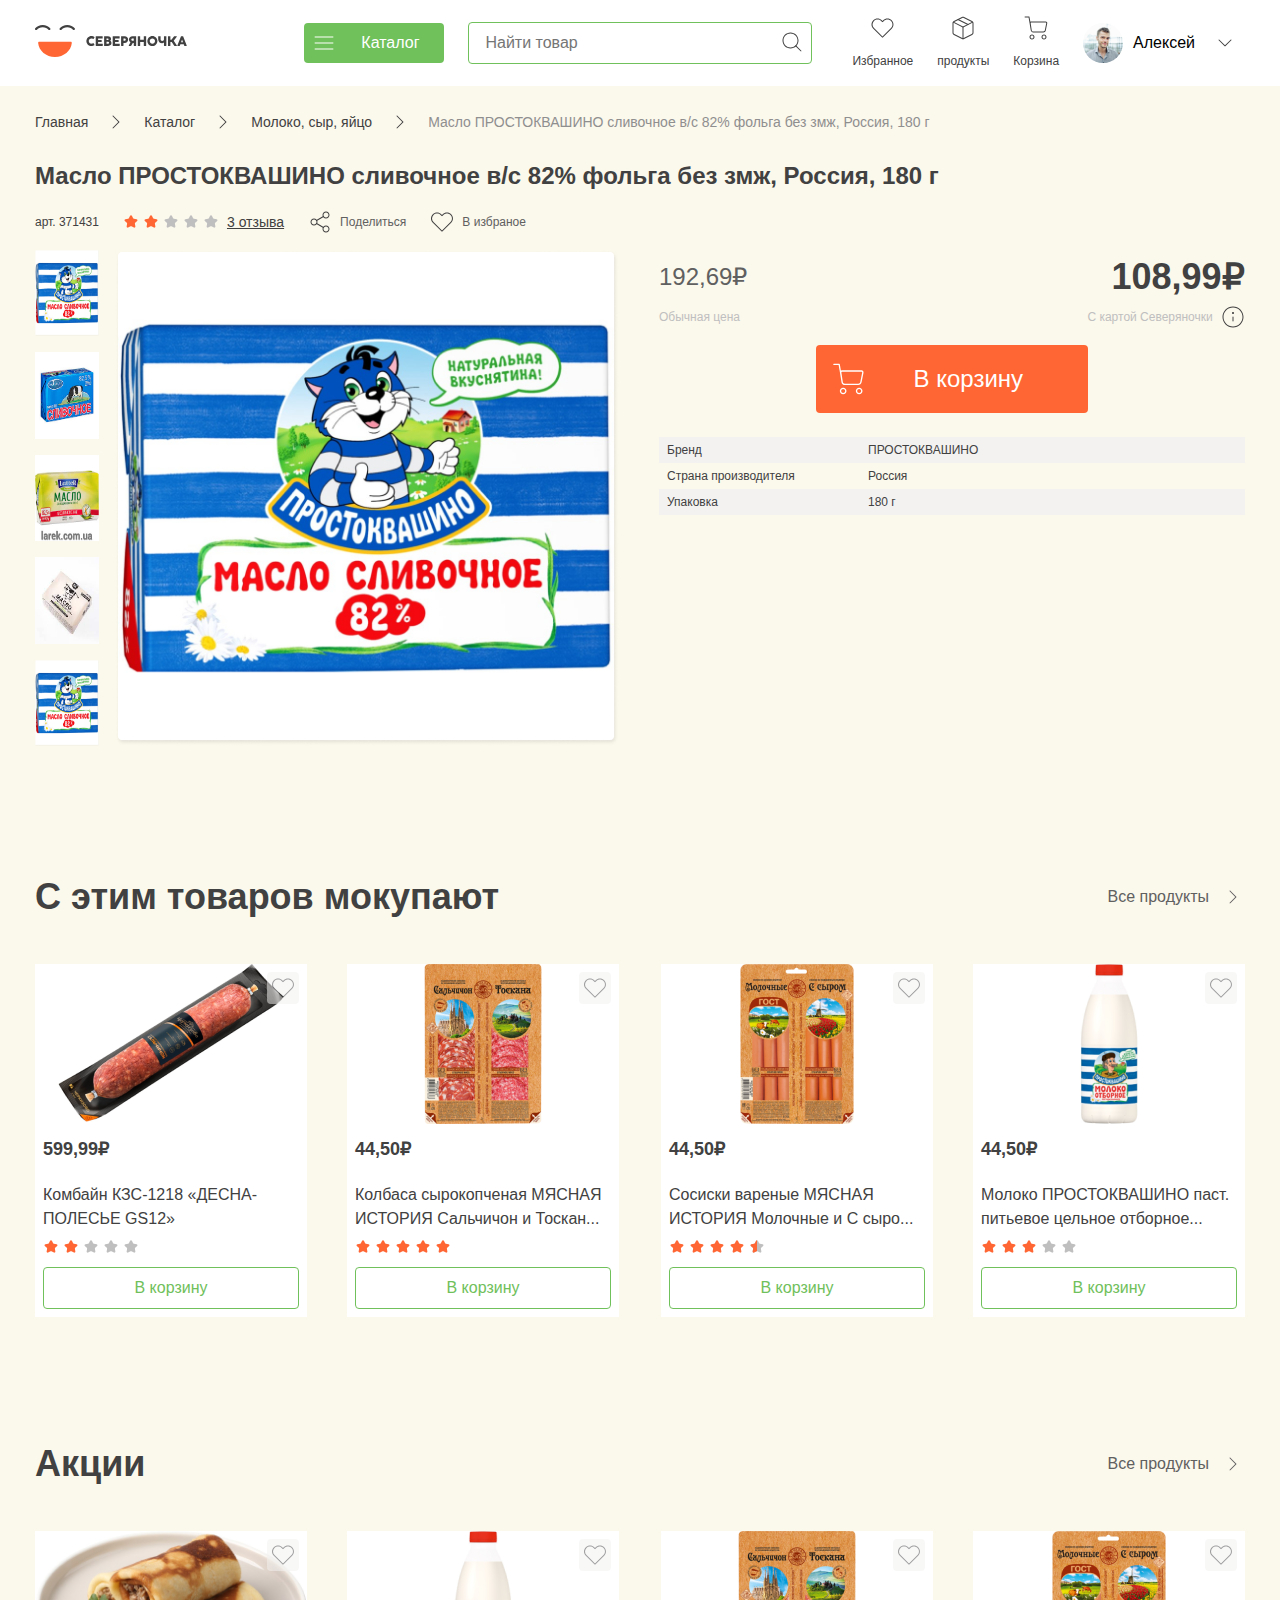
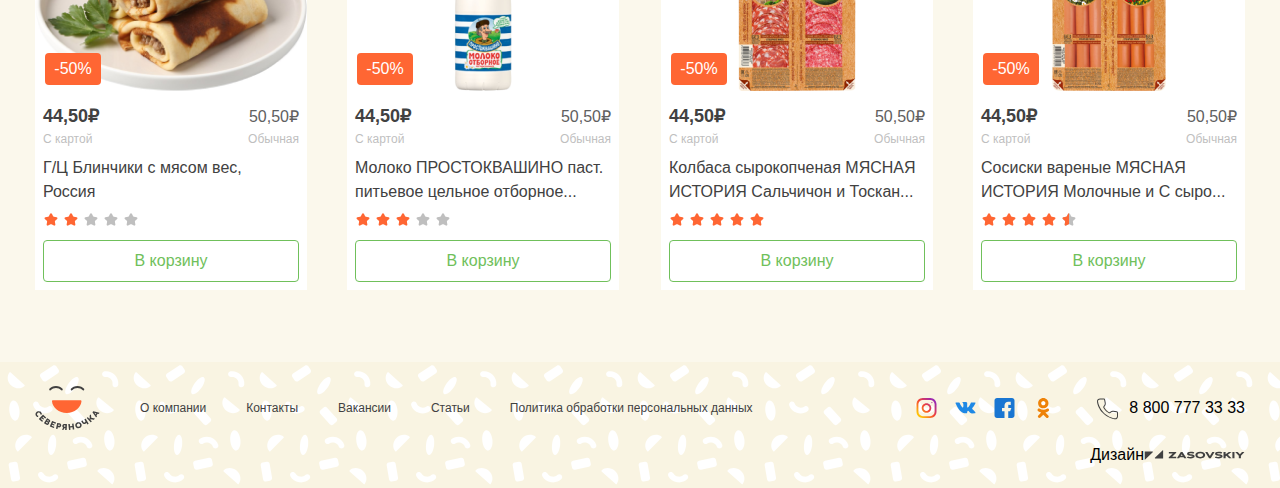
<file: pages/product.html>
<!DOCTYPE html>
<html lang="en">
  <head>
    <meta charset="UTF-8" />
    <meta name="viewport" content="width=device-width, initial-scale=1.0" />
    <title>Document</title>
    <link rel="stylesheet" href="../sass/style.css" />
  </head>
  <body>
    <header>
      <div class="container">
        <nav>
          <div class="logo">
            <a href="#"><img src="../assets/images/image1.svg" alt="" /></a>
          </div>
          <div class="nav-items">
            <div class="nav-catalog1">
              <img src="../assets/images/image2.svg" alt="" />
              <p class="p1">Каталог</p>
            </div>
            <div class="field">
              <input
                type="text"
                class="input1"
                placeholder="Найти товар"
                name="search"
              />
              <div class="search-icon">
                <img src="../assets/images/image3.svg" alt="" />
              </div>
            </div>
            <div class="nav-links">
              <div class="nav-link">
                <div class="d1">
                  <img src="../assets/images/image4.svg" alt="" />
                </div>
                <a href="#" class="p2">Избранное</a>
              </div>
              <div class="nav-link">
                <div class="d1">
                  <img src="../assets/images/image5.svg" alt="" />
                </div>
                <a href="../pages/products.html" class="p2">продукты</a>
              </div>
              <div class="nav-link">
                <div class="d1">
                  <img src="../assets/images/image6.svg" alt="" />
                </div>
                <a href="#" class="p2">Корзина</a>
              </div>
            </div>
            <div class="acc">
              <img src="../assets/images/image7.svg" alt="" />
              <p class="p3">Алексей</p>
              <img src="../assets/images/image52.svg" alt="" />
            </div>
          </div>
        </nav>
        <div class="nav-catalog">
          <div class="d2">
            <div class="d3">
              <a href="../pages/catigories.html" class="p4"
                >Молоко, сыр, яйцо</a
              >
              <a href="../pages/catigories.html" class="p4">Хлеб</a>
              <a href="../pages/catigories.html" class="p4">Фрукты и овощи</a>
              <a href="../pages/catigories.html" class="p4"
                >Замороженные продукты</a
              >
            </div>
            <div class="d3">
              <a href="../pages/catigories.html" class="p4">Напитки</a>
              <a href="../pages/catigories.html" class="p4"
                >Кондитерские изделия</a
              >
              <a href="../pages/catigories.html" class="p4">Чай, кофе</a>
            </div>
            <div class="d3">
              <a href="../pages/catigories.html" class="p4">Бакалея</a>
              <a href="../pages/catigories.html" class="p4">Здоровое питание</a>
              <a href="../pages/catigories.html" class="p4">Зоотовары</a>
            </div>
            <div class="d3">
              <a href="../pages/catigories.html" class="p4"
                >Непродовольственные товары</a
              >
              <a href="../pages/catigories.html" class="p4">Детское питание</a>
              <a href="../pages/catigories.html" class="p4"
                >Мясо, птица, колбаса</a
              >
            </div>
          </div>
        </div>
      </div>
    </header>
    <main class="product-page">
      <section class="product-information">
        <div class="container product-information-content">
          <div class="d1">
            <a href="../index.html" class="a4">Главная</a>
            <img src="../assets/images/image54.svg" alt="" />
            <a href="../pages/catigories.html" class="a4">Каталог</a>
            <img src="../assets/images/image54.svg" alt="" />
            <a href="#" class="a4">Молоко, сыр, яйцо</a>
            <img src="../assets/images/image54.svg" alt="" />
            <a href="../pages/product.html" class="a5"
              >Масло ПРОСТОКВАШИНО сливочное в/с 82% фольга без змж, Россия, 180
              г</a
            >
          </div>
          <p class="p1">
            Масло ПРОСТОКВАШИНО сливочное в/с 82% фольга без змж, Россия, 180 г
          </p>
          <div class="d2">
            <p class="p2">арт. 371431</p>
            <div class="d3">
              <img src="../assets/images/image55.svg" alt="" />
              <p class="p3">3 отзыва</p>
            </div>
            <div class="d4">
              <img src="../assets/images/image56.svg" alt="" />
              <p class="p4">Поделиться</p>
            </div>
            <d class="d5">
              <img src="../assets/images/image57.svg" alt="" />
              <p class="p5">В избраное</p>
            </d>
          </div>
          <div class="d6">
            <div class="carousel">
              <div class="carousel-left-img">
                <div class="d7">
                  <img
                    src="../assets/images/image61.png"
                    alt=""
                    class="img58"
                  />
                </div>
                <div class="d7">
                  <img
                    src="../assets/images/image58.jpg"
                    alt=""
                    class="img58"
                  />
                </div>
                <div class="d7">
                  <img
                    src="../assets/images/image59.jpg"
                    alt=""
                    class="img58"
                  />
                </div>
                <div class="d7">
                  <img
                    src="../assets/images/image60.jpg"
                    alt=""
                    class="img58"
                  />
                </div>
                <div class="d7">
                  <img
                    src="../assets/images/image61.png"
                    alt=""
                    class="img58"
                  />
                </div>
              </div>
              <div class="carousel-main-img">
                <div class="carousel-item carousel-vis">
                  <img
                    src="../assets/images/image61.png"
                    alt=""
                    class="img59"
                  />
                </div>
                <div class="carousel-item">
                  <img
                    src="../assets/images/image58.jpg"
                    alt=""
                    class="img59"
                  />
                </div>
                <div class="carousel-item">
                  <img
                    src="../assets/images/image59.jpg"
                    alt=""
                    class="img59"
                  />
                </div>
                <div class="carousel-item">
                  <img
                    src="../assets/images/image60.jpg"
                    alt=""
                    class="img59"
                  />
                </div>
                <div class="carousel-item">
                  <img
                    src="../assets/images/image61.png"
                    alt=""
                    class="img59"
                  />
                </div>
              </div>
            </div>
            <div class="d10">
              <div class="d11">
                <p class="p10">192,69₽</p>
                <p class="p11">108,99₽</p>
              </div>
              <div class="d12">
                <p class="p12">Обычная цена</p>
                <div class="d13">
                  <p class="p13">С картой Северяночки</p>
                  <img src="../assets/images/image64.svg" alt="" />
                </div>
              </div>
              <div class="d16">
                <a href="#" class="a6"
                  ><button class="btn4">
                    <p class="p15">В корзину</p>
                    <img src="../assets/images/image63.svg" alt="" /></button
                ></a>
              </div>
              <div class="d14">
                <p class="p14">Бренд</p>
                <p class="p14">ПРОСТОКВАШИНО</p>
              </div>
              <div class="d15">
                <p class="p14">Страна производителя</p>
                <p class="p14">Россия</p>
              </div>
              <div class="d14">
                <p class="p14">Упаковка</p>
                <p class="p14">180 г</p>
              </div>
            </div>
          </div>
        </div>
      </section>
      <section class="product-bought">
        <div class="container product-bought-content">
          <div class="d1">
            <p class="p1">С этим товаров мокупают</p>
            <a href="#"
              ><button class="btn1">
                Все продукты
                <img src="../assets/images/image10.svg" alt="" /></button
            ></a>
          </div>
          <div class="home-cards">
            <div class="d50">
              <div class="home-card">
                <div class="product-img">
                  <div class="loved">
                    <img src="../assets/images/image17.svg" alt="" />
                  </div>
                  <img src="../assets/images/image21.png" alt="" />
                </div>
                <div class="card-btom">
                  <div class="d2">
                    <p class="p2" id="p2">599,99₽</p>
                  </div>
                  <p class="p6">Комбайн КЗС-1218 «ДЕСНА-ПОЛЕСЬЕ GS12»</p>
                  <div class="rank-img">
                    <img src="../assets/images/image16.svg" alt="" />
                  </div>
                  <div class="card-btn">
                    <a href="#"><button class="btn2">В корзину</button></a>
                  </div>
                </div>
              </div>
              <div class="home-card">
                <div class="product-img">
                  <div class="loved">
                    <img src="../assets/images/image17.svg" alt="" />
                  </div>
                  <img src="../assets/images/image14.png" alt="" />
                </div>
                <div class="card-btom">
                  <div class="d2">
                    <p class="p2" id="p2">44,50₽</p>
                  </div>
                  <p class="p6">
                    Колбаса сырокопченая МЯСНАЯ ИСТОРИЯ Сальчичон и Тоскан...
                  </p>
                  <div class="rank-img">
                    <img src="../assets/images/image19.svg" alt="" />
                  </div>
                  <div class="card-btn">
                    <a href="#"><button class="btn2">В корзину</button></a>
                  </div>
                </div>
              </div>
            </div>
            <div class="d50">
              <div class="home-card">
                <div class="product-img">
                  <div class="loved">
                    <img src="../assets/images/image17.svg" alt="" />
                  </div>
                  <img src="../assets/images/image15.png" alt="" />
                </div>
                <div class="card-btom">
                  <div class="d2">
                    <p class="p2" id="p2">44,50₽</p>
                  </div>
                  <p class="p6">
                    Сосиски вареные МЯСНАЯ ИСТОРИЯ Молочные и С сыро...
                  </p>
                  <div class="rank-img">
                    <img src="../assets/images/image20.svg" alt="" />
                  </div>
                  <div class="card-btn">
                    <a href="#"><button class="btn2">В корзину</button></a>
                  </div>
                </div>
              </div>
              <div class="home-card">
                <div class="product-img">
                  <div class="loved">
                    <img src="../assets/images/image17.svg" alt="" />
                  </div>
                  <img src="../assets/images/image13.png" alt="" />
                </div>
                <div class="card-btom">
                  <div class="d2">
                    <p class="p2" id="p2">44,50₽</p>
                  </div>
                  <p class="p6">
                    Молоко ПРОСТОКВАШИНО паст. питьевое цельное отборное...
                  </p>
                  <div class="rank-img">
                    <img src="../assets/images/image18.svg" alt="" />
                  </div>
                  <div class="card-btn">
                    <a href="#"><button class="btn2">В корзину</button></a>
                  </div>
                </div>
              </div>
            </div>
          </div>
        </div>
      </section>
      <section class="product-discount">
        <div class="container product-discount-content">
          <div class="d1">
            <p class="p1">Акции</p>
            <a href="#"
              ><button class="btn1">
                Все продукты
                <img src="../assets/images/image10.svg" alt="" /></button
            ></a>
          </div>
          <div class="home-cards">
            <div class="d50">
              <div class="home-card">
                <div class="product-img">
                  <div class="loved">
                    <img src="../assets/images/image17.svg" alt="" />
                  </div>
                  <img src="../assets/images/image12.png" alt="" />
                  <div class="discount-img">
                    <p class="p8">-50%</p>
                  </div>
                </div>
                <div class="card-btom">
                  <div class="d2">
                    <p class="p2">44,50₽</p>
                    <p class="p3">50,50₽</p>
                  </div>
                  <div class="d3">
                    <p class="p4">С картой</p>
                    <p class="p5">Обычная</p>
                  </div>
                  <p class="p6">Г/Ц Блинчики с мясом вес, Россия</p>
                  <div class="rank-img">
                    <img src="../assets/images/image16.svg" alt="" />
                  </div>
                  <div class="card-btn">
                    <a href="#"><button class="btn2">В корзину</button></a>
                  </div>
                </div>
              </div>
              <div class="home-card">
                <div class="product-img">
                  <div class="loved">
                    <img src="../assets/images/image17.svg" alt="" />
                  </div>
                  <img src="../assets/images/image13.png" alt="" />
                  <div class="discount-img">
                    <p class="p8">-50%</p>
                  </div>
                </div>
                <div class="card-btom">
                  <div class="d2">
                    <p class="p2">44,50₽</p>
                    <p class="p3">50,50₽</p>
                  </div>
                  <div class="d3">
                    <p class="p4">С картой</p>
                    <p class="p5">Обычная</p>
                  </div>
                  <p class="p6">
                    Молоко ПРОСТОКВАШИНО паст. питьевое цельное отборное...
                  </p>
                  <div class="rank-img">
                    <img src="../assets/images/image18.svg" alt="" />
                  </div>
                  <div class="card-btn">
                    <a href="#"><button class="btn2">В корзину</button></a>
                  </div>
                </div>
              </div>
            </div>
            <div class="d50">
              <div class="home-card">
                <div class="product-img">
                  <div class="loved">
                    <img src="../assets/images/image17.svg" alt="" />
                  </div>
                  <img src="../assets/images/image14.png" alt="" />
                  <div class="discount-img">
                    <p class="p8">-50%</p>
                  </div>
                </div>
                <div class="card-btom">
                  <div class="d2">
                    <p class="p2">44,50₽</p>
                    <p class="p3">50,50₽</p>
                  </div>
                  <div class="d3">
                    <p class="p4">С картой</p>
                    <p class="p5">Обычная</p>
                  </div>
                  <p class="p6">
                    Колбаса сырокопченая МЯСНАЯ ИСТОРИЯ Сальчичон и Тоскан...
                  </p>
                  <div class="rank-img">
                    <img src="../assets/images/image19.svg" alt="" />
                  </div>
                  <div class="card-btn">
                    <a href="#"><button class="btn2">В корзину</button></a>
                  </div>
                </div>
              </div>
              <div class="home-card">
                <div class="product-img">
                  <div class="loved">
                    <img src="../assets/images/image17.svg" alt="" />
                  </div>
                  <img src="../assets/images/image15.png" alt="" />
                  <div class="discount-img">
                    <p class="p8">-50%</p>
                  </div>
                </div>
                <div class="card-btom">
                  <div class="d2">
                    <p class="p2">44,50₽</p>
                    <p class="p3">50,50₽</p>
                  </div>
                  <div class="d3">
                    <p class="p4">С картой</p>
                    <p class="p5">Обычная</p>
                  </div>
                  <p class="p6">
                    Сосиски вареные МЯСНАЯ ИСТОРИЯ Молочные и С сыро...
                  </p>
                  <div class="rank-img">
                    <img src="../assets/images/image20.svg" alt="" />
                  </div>
                  <div class="card-btn">
                    <a href="#"><button class="btn2">В корзину</button></a>
                  </div>
                </div>
              </div>
            </div>
          </div>
        </div>
      </section>
    </main>
    <footer>
      <div class="footer-content container">
        <div class="d1">
          <div class="d2">
            <img src="../assets/images/image27.svg" alt="" />
            <a href="#" class="a1">О компании</a>
            <a href="#" class="a1">Контакты</a>
            <a href="#" class="a1">Вакансии</a>
            <a href="#" class="a1">Статьи</a>
            <a href="#" class="a1">Политика обработки персональных данных</a>
          </div>
          <div class="d3">
            <div class="d4">
              <img src="../assets/images/image28.svg" alt="" />
              <img src="../assets/images/image29.svg" alt="" />
              <img src="../assets/images/image30.svg" alt="" />
              <img src="../assets/images/image31.svg" alt="" />
            </div>
            <div class="d5">
              <img src="../assets/images/image32.svg" alt="" />
              <p class="p1">8 800 777 33 33</p>
            </div>
          </div>
        </div>
        <div class="d10">
          <p class="p2">Дизайн</p>
          <img src="../assets/images/image33.svg" alt="" />
        </div>
      </div>
    </footer>
    <div class="modal">
      <div class="d3">
        <div class="modal-content">
          <div class="modal-close">
            <img src="../assets/images/image53.svg" alt="" />
          </div>
          <div class="modal-bot">
            <p class="p1">Вход</p>
            <form>
              <label for="phone">Телефон</label>
              <input
                type="tel"
                placeholder="Phone Number"
                id="phone"
                class="input2"
                name="phone"
              />
            </form>
            <a href="#"><button class="modal-btn1">Вход</button></a>
            <div class="d2">
              <a href="#"><button class="modal-btn2">Регистрация</button></a>
              <a href="#"><button class="modal-btn3">Забыли пароль?</button></a>
            </div>
          </div>
        </div>
      </div>
    </div>
    <script src="../js/product.js"></script>
    <script src="../js/main.js"></script>
  </body>
</html>
</file>
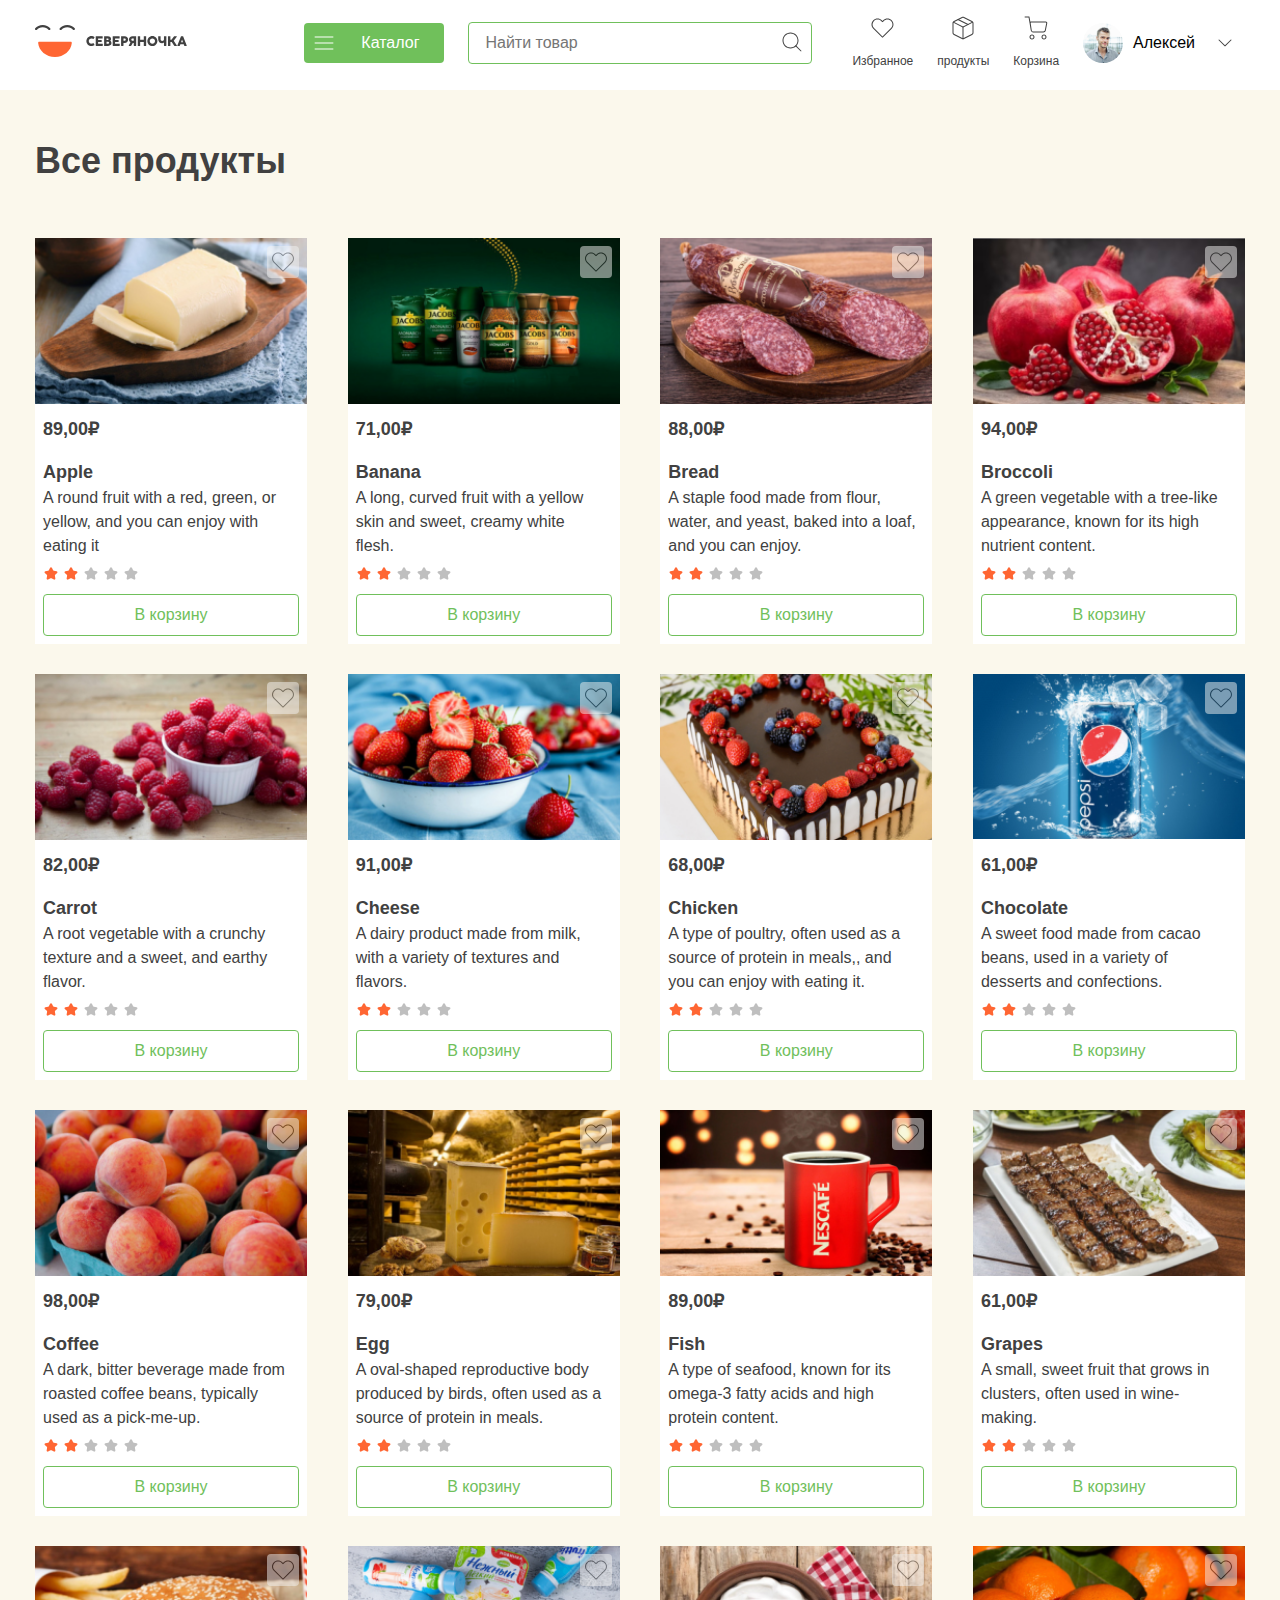
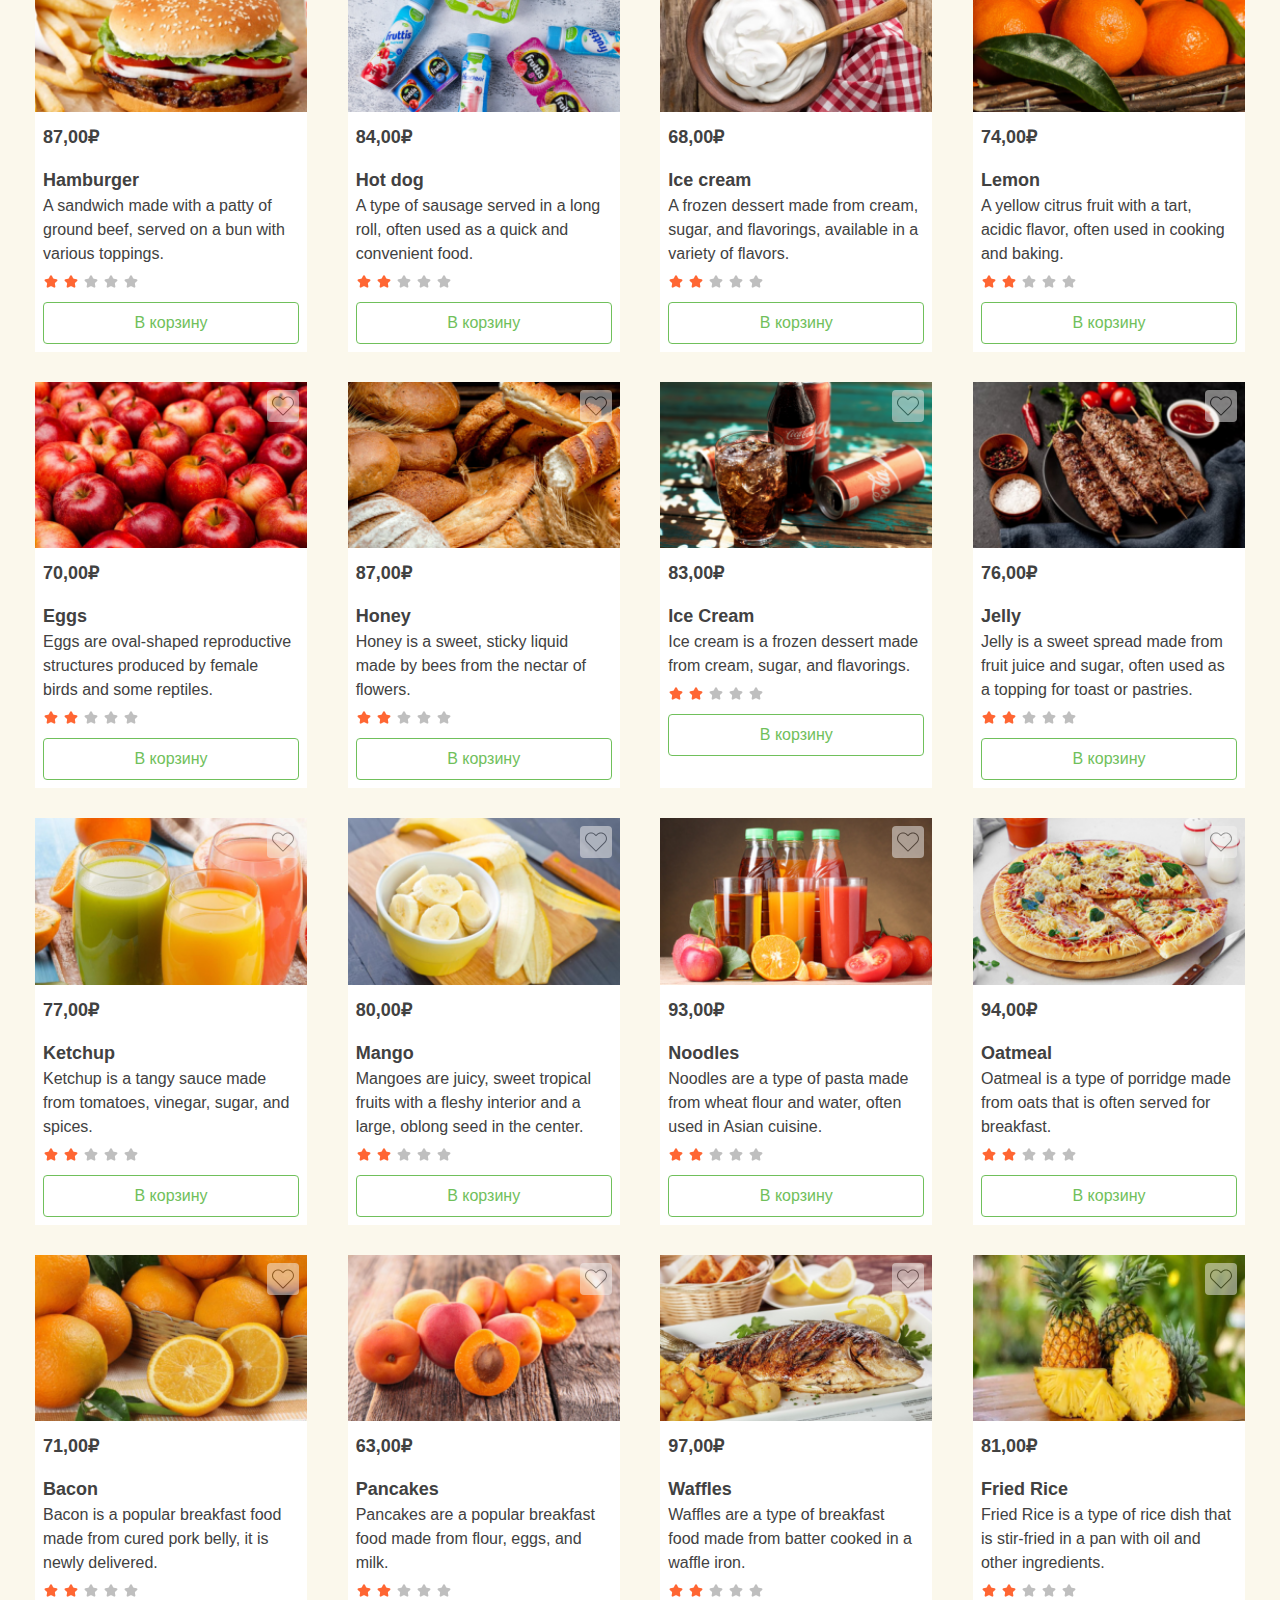
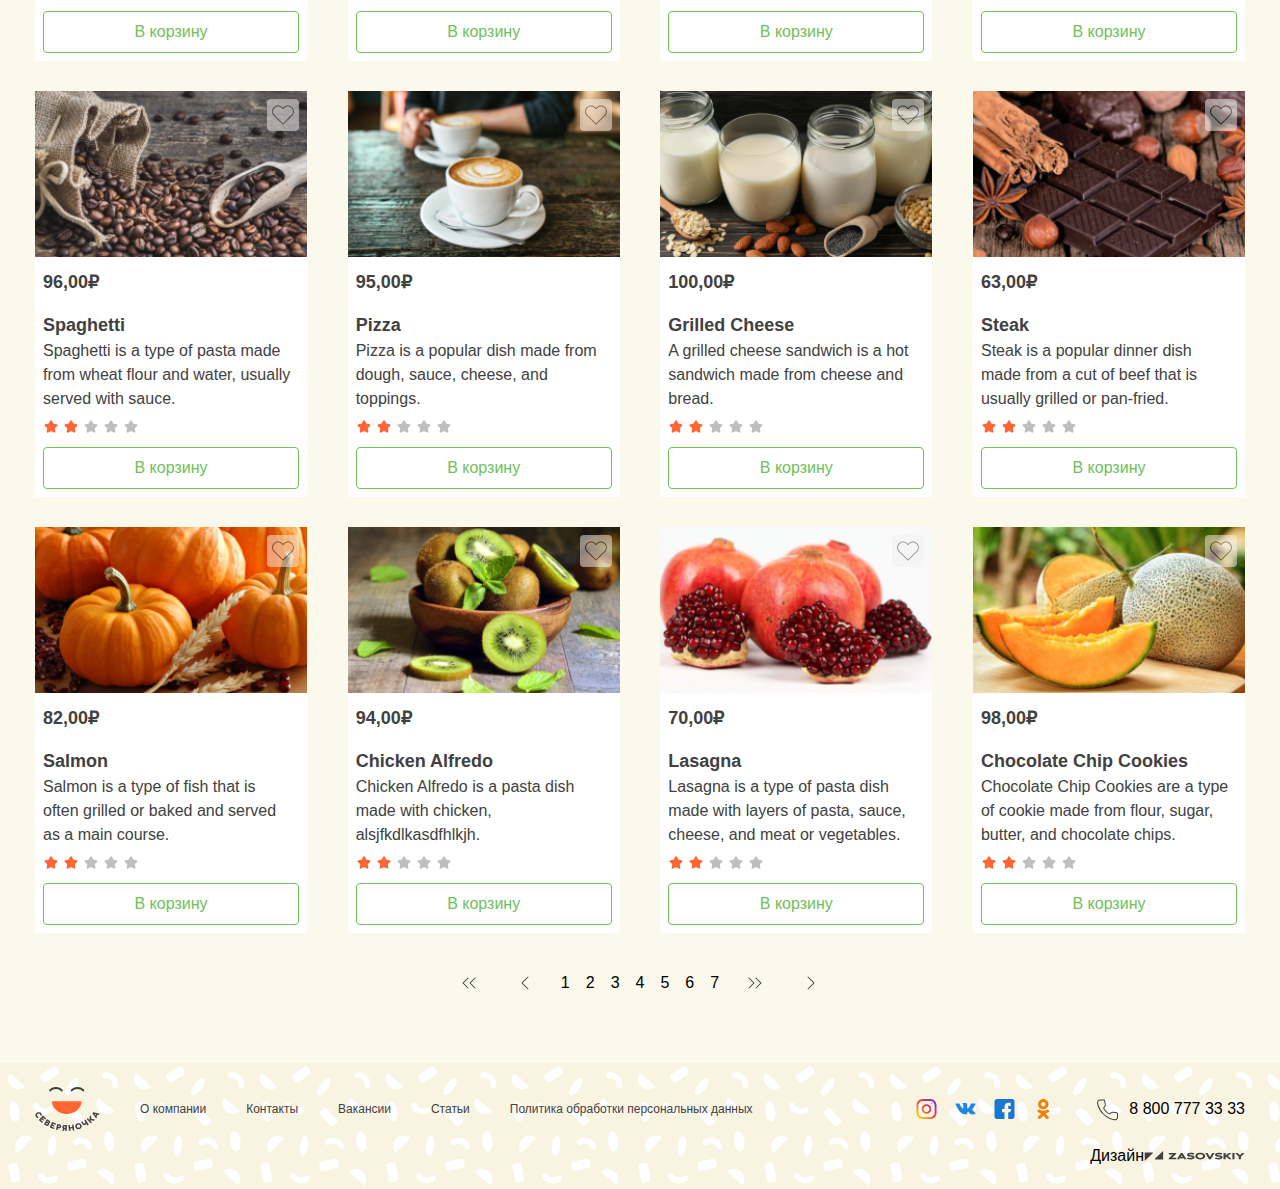
<file: pages/products.html>
<!DOCTYPE html>
<html lang="en">
  <head>
    <meta charset="UTF-8" />
    <meta name="viewport" content="width=device-width, initial-scale=1.0" />
    <title>Document</title>
    <link rel="stylesheet" href="../sass/style.css" />
  </head>
  <body>
    <header>
      <div class="container">
        <nav>
          <div class="logo">
            <a href="#"><img src="../assets/images/image1.svg" alt="" /></a>
          </div>
          <div class="nav-items">
            <div class="nav-catalog1">
              <img src="../assets/images/image2.svg" alt="" />
              <p class="p1">Каталог</p>
            </div>
            <div class="field">
              <input
                type="text"
                id="search-input"
                class="input1"
                placeholder="Найти товар"
                name="search"
              />
              <div class="search-icon">
                <img src="../assets/images/image3.svg" alt="" />
              </div>
            </div>
            <div class="nav-links">
              <div class="nav-link">
                <div class="d1">
                  <img src="../assets/images/image4.svg" alt="" />
                </div>
                <a href="#" class="p2">Избранное</a>
              </div>
              <div class="nav-link">
                <div class="d1">
                  <img src="../assets/images/image5.svg" alt="" />
                </div>
                <a href="../pages/products.html" class="p2">продукты</a>
              </div>
              <div class="nav-link">
                <div class="d1">
                  <img src="../assets/images/image6.svg" alt="" />
                </div>
                <a href="../pages/cart.html" class="p2">Корзина</a>
              </div>
            </div>
            <div class="acc">
              <img src="../assets/images/image7.svg" alt="" />
              <p class="p3">Алексей</p>
              <img src="../assets/images/image52.svg" alt="" />
            </div>
          </div>
        </nav>
        <div class="nav-catalog">
          <div class="d2">
            <div class="d3">
              <a href="../pages/catigories.html" class="p4"
                >Молоко, сыр, яйцо</a
              >
              <a href="../pages/catigories.html" class="p4">Хлеб</a>
              <a href="../pages/catigories.html" class="p4">Фрукты и овощи</a>
              <a href="../pages/catigories.html" class="p4"
                >Замороженные продукты</a
              >
            </div>
            <div class="d3">
              <a href="../pages/catigories.html" class="p4">Напитки</a>
              <a href="../pages/catigories.html" class="p4"
                >Кондитерские изделия</a
              >
              <a href="../pages/catigories.html" class="p4">Чай, кофе</a>
            </div>
            <div class="d3">
              <a href="../pages/catigories.html" class="p4">Бакалея</a>
              <a href="../pages/catigories.html" class="p4">Здоровое питание</a>
              <a href="../pages/catigories.html" class="p4">Зоотовары</a>
            </div>
            <div class="d3">
              <a href="../pages/catigories.html" class="p4"
                >Непродовольственные товары</a
              >
              <a href="../pages/catigories.html" class="p4">Детское питание</a>
              <a href="../pages/catigories.html" class="p4"
                >Мясо, птица, колбаса</a
              >
            </div>
          </div>
        </div>
      </div>
    </header>
    <main>
      <section class="all-products">
        <div class="all-products-content container">
          <p class="p1">Все продукты</p>
          <div class="home-cards">
            <!-- <div class="d50">
              <div class="home-card">
                <div class="product-img">
                  <div class="loved">
                    <img src="../assets/images/image17.svg" alt="" />
                  </div>
                  <img src="../assets/images/image21.png" alt="" />
                </div>
                <div class="card-btom">
                  <div class="d2">
                    <p class="p2" id="p2">599,99₽</p>
                  </div>
                  <p class="p6">Комбайн КЗС-1218 «ДЕСНА-ПОЛЕСЬЕ GS12»</p>
                  <div class="rank-img">
                    <img src="../assets/images/image16.svg" alt="" />
                  </div>
                  <div class="card-btn">
                    <a href="#"><button class="btn2">В корзину</button></a>
                  </div>
                </div>
              </div>
              <div class="home-card">
                <div class="product-img">
                  <div class="loved">
                    <img src="../assets/images/image17.svg" alt="" />
                  </div>
                  <img src="../assets/images/image14.png" alt="" />
                </div>
                <div class="card-btom">
                  <div class="d2">
                    <p class="p2" id="p2">44,50₽</p>
                  </div>
                  <p class="p6">
                    Колбаса сырокопченая МЯСНАЯ ИСТОРИЯ Сальчичон и Тоскан...
                  </p>
                  <div class="rank-img">
                    <img src="../assets/images/image19.svg" alt="" />
                  </div>
                  <div class="card-btn">
                    <a href="#"><button class="btn2">В корзину</button></a>
                  </div>
                </div>
              </div>
            </div>
            <div class="d50">
              <div class="home-card">
                <div class="product-img">
                  <div class="loved">
                    <img src="../assets/images/image17.svg" alt="" />
                  </div>
                  <img src="../assets/images/image15.png" alt="" />
                </div>
                <div class="card-btom">
                  <div class="d2">
                    <p class="p2" id="p2">44,50₽</p>
                  </div>
                  <p class="p6">
                    Сосиски вареные МЯСНАЯ ИСТОРИЯ Молочные и С сыро...
                  </p>
                  <div class="rank-img">
                    <img src="../assets/images/image20.svg" alt="" />
                  </div>
                  <div class="card-btn">
                    <a href="#"><button class="btn2">В корзину</button></a>
                  </div>
                </div>
              </div>
              <div class="home-card">
                <div class="product-img">
                  <div class="loved">
                    <img src="../assets/images/image17.svg" alt="" />
                  </div>
                  <img src="../assets/images/image13.png" alt="" />
                </div>
                <div class="card-btom">
                  <div class="d2">
                    <p class="p2" id="p2">44,50₽</p>
                  </div>
                  <p class="p6">
                    Молоко ПРОСТОКВАШИНО паст. питьевое цельное отборное...
                  </p>
                  <div class="rank-img">
                    <img src="../assets/images/image18.svg" alt="" />
                  </div>
                  <div class="card-btn">
                    <a href="#"><button class="btn2">В корзину</button></a>
                  </div>
                </div>
              </div>
            </div>
          </div>

          <div class="home-cards">
            <div class="d50">
              <div class="home-card">
                <div class="product-img">
                  <div class="loved">
                    <img src="../assets/images/image17.svg" alt="" />
                  </div>
                  <img src="../assets/images/image21.png" alt="" />
                </div>
                <div class="card-btom">
                  <div class="d2">
                    <p class="p2" id="p2">599,99₽</p>
                  </div>
                  <p class="p6">Комбайн КЗС-1218 «ДЕСНА-ПОЛЕСЬЕ GS12»</p>
                  <div class="rank-img">
                    <img src="../assets/images/image16.svg" alt="" />
                  </div>
                  <div class="card-btn">
                    <a href="#"><button class="btn2">В корзину</button></a>
                  </div>
                </div>
              </div>
              <div class="home-card">
                <div class="product-img">
                  <div class="loved">
                    <img src="../assets/images/image17.svg" alt="" />
                  </div>
                  <img src="../assets/images/image14.png" alt="" />
                </div>
                <div class="card-btom">
                  <div class="d2">
                    <p class="p2" id="p2">44,50₽</p>
                  </div>
                  <p class="p6">
                    Колбаса сырокопченая МЯСНАЯ ИСТОРИЯ Сальчичон и Тоскан...
                  </p>
                  <div class="rank-img">
                    <img src="../assets/images/image19.svg" alt="" />
                  </div>
                  <div class="card-btn">
                    <a href="#"><button class="btn2">В корзину</button></a>
                  </div>
                </div>
              </div>
            </div>
            <div class="d50">
              <div class="home-card">
                <div class="product-img">
                  <div class="loved">
                    <img src="../assets/images/image17.svg" alt="" />
                  </div>
                  <img src="../assets/images/image15.png" alt="" />
                </div>
                <div class="card-btom">
                  <div class="d2">
                    <p class="p2" id="p2">44,50₽</p>
                  </div>
                  <p class="p6">
                    Сосиски вареные МЯСНАЯ ИСТОРИЯ Молочные и С сыро...
                  </p>
                  <div class="rank-img">
                    <img src="../assets/images/image20.svg" alt="" />
                  </div>
                  <div class="card-btn">
                    <a href="#"><button class="btn2">В корзину</button></a>
                  </div>
                </div>
              </div>
              <div class="home-card">
                <div class="product-img">
                  <div class="loved">
                    <img src="../assets/images/image17.svg" alt="" />
                  </div>
                  <img src="../assets/images/image13.png" alt="" />
                </div>
                <div class="card-btom">
                  <div class="d2">
                    <p class="p2" id="p2">44,50₽</p>
                  </div>
                  <p class="p6">
                    Молоко ПРОСТОКВАШИНО паст. питьевое цельное отборное...
                  </p>
                  <div class="rank-img">
                    <img src="../assets/images/image18.svg" alt="" />
                  </div>
                  <div class="card-btn">
                    <a href="#"><button class="btn2">В корзину</button></a>
                  </div>
                </div>
              </div>
            </div> -->
          </div>
          <div class="d20">
            <img src="../assets/images/image34.svg" alt="" />
            <img src="../assets/images/image36.svg" alt="" />
            <p class="p20">1</p>
            <p class="p20">2</p>
            <p class="p20">3</p>
            <p class="p20">4</p>
            <p class="p20">5</p>
            <p class="p20">6</p>
            <p class="p20">7</p>
            <img src="../assets/images/image35.svg" alt="" />
            <img src="../assets/images/image37.svg" alt="" />
          </div>
        </div>
      </section>
    </main>
    <footer>
      <div class="footer-content container">
        <div class="d1">
          <div class="d2">
            <img src="../assets/images/image27.svg" alt="" />
            <a href="#" class="a1">О компании</a>
            <a href="#" class="a1">Контакты</a>
            <a href="#" class="a1">Вакансии</a>
            <a href="#" class="a1">Статьи</a>
            <a href="#" class="a1">Политика обработки персональных данных</a>
          </div>
          <div class="d3">
            <div class="d4">
              <img src="../assets/images/image28.svg" alt="" />
              <img src="../assets/images/image29.svg" alt="" />
              <img src="../assets/images/image30.svg" alt="" />
              <img src="../assets/images/image31.svg" alt="" />
            </div>
            <div class="d5">
              <img src="../assets/images/image32.svg" alt="" />
              <p class="p1">8 800 777 33 33</p>
            </div>
          </div>
        </div>
        <div class="d10">
          <p class="p2">Дизайн</p>
          <img src="../assets/images/image33.svg" alt="" />
        </div>
      </div>
    </footer>
    <div class="modal">
      <div class="d3">
        <div class="modal-content">
          <div class="modal-close">
            <img src="../assets/images/image53.svg" alt="" />
          </div>
          <div class="modal-bot">
            <p class="p1">Вход</p>
            <form>
              <label for="phone">Телефон</label>
              <input
                type="tel"
                placeholder="Phone Number"
                id="phone"
                class="input2"
                name="phone"
              />
            </form>
            <a href="#"><button class="modal-btn1">Вход</button></a>
            <div class="d2">
              <a href="#"><button class="modal-btn2">Регистрация</button></a>
              <a href="#"><button class="modal-btn3">Забыли пароль?</button></a>
            </div>
          </div>
        </div>
      </div>
    </div>
    <script src="../js/product-data.js"></script>
    <script src="../js/main.js"></script>
  </body>
</html>
</file>
<file: sass/style.css>
@font-face {
  font-family: "Rubik", sans-serif;
  src: url(../../assets/fonts/Rubik-Regular.ttf);
}
body {
  font-family: "Rubik", sans-serif;
}

* {
  padding: 0;
  margin: 0;
  box-sizing: border-box;
}

button {
  border: none;
  outline: none;
}

a {
  text-decoration: none;
}

input,
select,
textarea {
  outline: none;
}

.btn1 {
  display: flex;
  background-color: transparent;
  align-items: center;
  color: var(--grayscale-hardest, #606060);
  text-align: center;
  -moz-column-gap: 12px;
       column-gap: 12px;
  font-size: 16px;
  font-style: normal;
  font-weight: 400;
  line-height: 150%; /* 24px */
}

.btn2 {
  border-radius: 4px;
  border: 1px solid var(--main-secondary, #70c05b);
  background: transparent;
  width: 256px;
  color: var(--main-secondary, #70c05b);
  text-align: center;
  padding: 8px;
  font-size: 16px;
  font-style: normal;
  font-weight: 400;
  line-height: 150%; /* 24px */
  transition: 0.5s;
}

.btn2:hover {
  border: #f63;
  border-radius: 4px;
  background: var(--main-primary, #f63);
  color: #fff;
}

.btn3 {
  width: 134px;
  padding: 8px;
  color: var(--main-secondary, #70c05b);
  text-align: center;
  font-size: 16px;
  font-style: normal;
  font-weight: 400;
  line-height: 150%; /* 24px */
  border-radius: 4px;
  background: var(--main-secondary-muted, #e5ffde);
}

.modal-btn1 {
  width: 260px;
  padding: 16px;
  border-radius: 4px;
  background: var(--main-primary-muted, #fcd5ba);
  color: var(--main-primary, #f63);
  text-align: center;
  font-size: 24px;
  font-style: normal;
  font-weight: 400;
  line-height: 150%; /* 36px */
}

.modal-btn2 {
  width: 105px;
  background: transparent;
  padding: 8px;
  border-radius: 4px;
  border: 1px solid var(--main-secondary, #70c05b);
  color: var(--main-secondary, #70c05b);
  text-align: center;
  font-size: 12px;
  font-style: normal;
  font-weight: 400;
  line-height: 150%; /* 18px */
}

.modal-btn3 {
  background: transparent;
  padding: 8px;
  color: var(--grayscale-hardest, #606060);
  text-align: center;
  font-size: 12px;
  font-style: normal;
  font-weight: 400;
  line-height: 150%; /* 18px */
}

.btn4 {
  padding: 16px;
  border-radius: 4px;
  background: var(--main-primary, #f63);
  display: flex;
  flex-direction: row-reverse;
}
.btn4 .p15 {
  width: 207px;
  align-items: center;
  color: var(--main-on-primary, #fff);
  text-align: center;
  font-size: 24px;
  font-style: normal;
  font-weight: 400;
  line-height: 150%;
}

.btn5 {
  background: transparent;
  cursor: pointer;
}

.btn6 {
  background: transparent;
  cursor: pointer;
}

.btn7 {
  width: 272px;
  color: var(--main-on-primary, #fff);
  text-align: center;
  font-size: 24px;
  font-style: normal;
  font-weight: 400;
  line-height: 150%;
  padding: 16px;
  border-radius: 4px;
  background: var(--main-primary, #f63);
}

.home-card {
  background-color: #fff;
  max-width: 272px;
}
.home-card .product-img {
  position: relative;
}
.home-card .product-img .loved {
  position: absolute;
  right: 8px;
  top: 8px;
}
.home-card .product-img .discount-img {
  position: absolute;
  bottom: 10px;
  left: 10px;
  border-radius: 4px;
  background: var(--main-primary, #f63);
  padding: 4px 8px;
  width: 56px;
}
.home-card .product-img .discount-img .p8 {
  color: var(--main-on-primary, #fff);
  text-align: center;
  font-size: 16px;
  font-style: normal;
  font-weight: 400;
  line-height: 150%; /* 24px */
}
.home-card .card-btom {
  padding: 8px;
}
.home-card .card-btom .d2 {
  display: flex;
  justify-content: space-between;
  align-items: center;
}
.home-card .card-btom .d2 #p2 {
  padding-bottom: 20px;
}
.home-card .card-btom .d2 .p2 {
  color: var(--main-on-surface, #414141);
  font-size: 18px;
  font-style: normal;
  font-weight: 700;
  line-height: 150%; /* 27px */
}
.home-card .card-btom .d2 .p3 {
  color: var(--grayscale-hardest, #606060);
  font-size: 16px;
  font-style: normal;
  font-weight: 400;
  line-height: 150%; /* 24px */
}
.home-card .card-btom .d3 {
  display: flex;
  align-items: center;
  justify-content: space-between;
  padding-bottom: 8px;
}
.home-card .card-btom .d3 .p4 {
  color: var(--grayscale-light, #bfbfbf);
  font-size: 12px;
  font-style: normal;
  font-weight: 400;
  line-height: 150%; /* 18px */
}
.home-card .card-btom .d3 .p5 {
  color: var(--grayscale-light, #bfbfbf);
  font-size: 12px;
  font-style: normal;
  font-weight: 400;
  line-height: 150%; /* 18px */
}
.home-card .card-btom .product-name {
  color: var(--main-on-surface, #414141);
  font-size: 18px;
  font-style: normal;
  font-weight: 700;
  line-height: 100%;
  padding-bottom: 5px;
}
.home-card .card-btom .p6 {
  max-width: 250px;
  color: var(--main-on-surface, #414141);
  font-size: 16px;
  font-style: normal;
  font-weight: 400;
  line-height: 150%; /* 24px */
}
.home-card .card-btom .rank-img {
  padding-top: 8px;
  padding-bottom: 8px;
}

.offers-card2 {
  border-radius: 4px;
  background: var(--main-secondary-muted, #e5ffde);
  display: flex;
  align-items: center;
  padding: 12px 20px 12px 40px;
}
.offers-card2 .p2 {
  color: var(--main-on-surface, #414141);
  max-width: 258px;
  font-size: 24px;
  font-style: normal;
  font-weight: 700;
  line-height: 150%;
}
.offers-card2 .p3 {
  color: var(--main-on-surface, #414141);
  max-width: 250px;
  font-size: 16px;
  font-style: normal;
  font-weight: 400;
  line-height: 150%;
}

@media (max-width: 600px) {
  .offers-card2 {
    flex-direction: column;
  }
}
.offers-card {
  display: flex;
  align-items: center;
  border-radius: 4px;
  background: var(--main-primary-muted, #fcd5ba);
  box-shadow: 0px 8px 16px 0px rgba(202, 147, 96, 0.5);
  padding: 8px 20px 8px 40px;
}
.offers-card .p2 {
  color: var(--main-on-surface, #414141);
  max-width: 258px;
  font-size: 24px;
  font-style: normal;
  font-weight: 700;
  line-height: 150%; /* 36px */
}
.offers-card .p3 {
  color: var(--main-on-surface, #414141);
  max-width: 250px;
  font-size: 16px;
  font-style: normal;
  font-weight: 400;
  line-height: 150%; /* 24px */
}

@media (max-width: 600px) {
  .offers-card {
    flex-direction: column;
  }
}
.articles-card {
  background: #fff;
  max-width: 376px;
}
.articles-card .d2 {
  padding: 10px;
}
.articles-card .d2 .p2 {
  color: var(--grayscale-hard, #8f8f8f);
  font-size: 12px;
  font-style: normal;
  font-weight: 400;
  line-height: 150%; /* 18px */
}
.articles-card .d2 .p3 {
  color: var(--main-on-surface, #414141);
  padding-top: 10px;
  padding-bottom: 10px;
  font-size: 18px;
  font-style: normal;
  font-weight: 700;
  line-height: 150%; /* 27px */
  max-width: 356px;
}
.articles-card .d2 .p4 {
  max-width: 366px;
  color: var(--main-on-surface, #414141);
  padding-bottom: 10px;
  font-size: 16px;
  font-style: normal;
  font-weight: 400;
  line-height: 150%; /* 24px */
}

.modal {
  display: none;
}
.modal.modal-bl {
  background: rgba(252, 213, 186, 0.8);
  position: fixed;
  width: 100%;
  height: 100vh;
  left: 0;
  top: 0;
  z-index: 999;
  display: flex;
  align-items: center;
  justify-content: center;
}
.modal .d3 {
  border-radius: 4px;
  background: #fff;
  width: 420px;
}
.modal .d3 .modal-content {
  position: relative;
}
.modal .d3 .modal-content .modal-close {
  border-radius: 4px;
  background: var(--grayscale-lightest, #f3f2f1);
  padding: 8px;
  width: 40px;
  position: absolute;
  right: 0px;
}
.modal .d3 .modal-content .modal-bot {
  padding-top: 72px;
  padding-bottom: 40px;
  display: flex;
  flex-direction: column;
  align-items: center;
  row-gap: 32px;
}
.modal .d3 .modal-content .modal-bot .p1 {
  color: var(--main-on-surface, #414141);
  text-align: center;
  font-size: 24px;
  font-style: normal;
  font-weight: 700;
  line-height: 150%; /* 36px */
}
.modal .d3 .modal-content .modal-bot form {
  display: flex;
  flex-direction: column;
}
.modal .d3 .modal-content .modal-bot form label {
  color: var(--grayscale-hard, #8f8f8f);
  font-size: 18px;
  font-style: normal;
  font-weight: 400;
  line-height: 150%; /* 27px */
}
.modal .d3 .modal-content .modal-bot form .input2 {
  width: 260px;
  padding: 12px 16px;
  border-radius: 4px;
  border: 1px solid var(--main-secondary, #70c05b);
  background: var(--main-surface, #fff);
  box-shadow: 4px 8px 16px 0px rgba(112, 192, 91, 0.2);
  color: var(--main-on-surface, #414141);
  font-size: 24px;
  font-style: normal;
  font-weight: 400;
  line-height: 150%;
}
.modal .d3 .modal-content .modal-bot .d2 {
  display: flex;
  -moz-column-gap: 24px;
       column-gap: 24px;
  align-items: center;
}

header {
  position: fixed;
  width: 100%;
  left: 0;
  right: 0;
  top: 0;
  z-index: 99;
  background: #fff;
}
header .container nav {
  padding-top: 16px;
  padding-bottom: 16px;
  display: flex;
  align-items: center;
  justify-content: space-between;
}
header .container .nav-items {
  display: flex;
  align-items: center;
  -moz-column-gap: 24px;
       column-gap: 24px;
}
header .container .nav-items .nav-catalog1 {
  display: flex;
  align-items: center;
  -moz-column-gap: 8px;
       column-gap: 8px;
  border-radius: 4px;
  background: var(--main-secondary, #70c05b);
  padding: 8px;
}
header .container .nav-items .nav-catalog1 .p1 {
  width: 92px;
  color: var(--main-on-secondary, #fff);
  text-align: center;
  font-size: 16px;
  font-style: normal;
  font-weight: 400;
  line-height: 150%; /* 24px */
}
header .container .nav-items .field {
  position: relative;
  margin-right: 16px;
}
header .container .nav-items .field .input1 {
  width: 344px;
  border-radius: 4px;
  border: 1px solid var(--main-secondary, #70c05b);
  background: var(--main-surface, #fff);
  padding: 8px 42px 8px 16px;
  color: var(--grayscale-hard, #8f8f8f);
  font-size: 16px;
  font-style: normal;
  font-weight: 400;
  line-height: 150%; /* 24px */
}
header .container .nav-items .field .search-icon {
  position: absolute;
  right: 8px;
  top: 8px;
}
header .container .nav-items .nav-links {
  display: flex;
  align-items: center;
  -moz-column-gap: 24px;
       column-gap: 24px;
}
header .container .nav-items .nav-links .nav-link {
  display: flex;
  flex-direction: column;
  align-items: center;
  row-gap: 8px;
}
header .container .nav-items .nav-links .nav-link .p2 {
  color: var(--main-on-surface, #414141);
  text-align: center;
  font-size: 12px;
  font-style: normal;
  font-weight: 400;
  line-height: 150%; /* 18px */
}
header .container .nav-items .acc {
  display: flex;
  align-items: center;
  -moz-column-gap: 10px;
       column-gap: 10px;
}
header .container .nav-catalog {
  display: none;
}
header .container .navcat {
  display: block;
  padding-top: 20px;
  padding-bottom: 40px;
}
header .container .navcat .d2 {
  display: flex;
  justify-content: space-between;
}
header .container .navcat .d2 .d3 {
  display: flex;
  flex-direction: column;
  row-gap: 24px;
}
header .container .navcat .d2 .d3 .p4 {
  color: var(--main-on-surface, #414141);
  font-size: 16px;
  font-style: normal;
  font-weight: 700;
  line-height: 150%; /* 24px */
  transition: all 0.5s;
}
header .container .navcat .d2 .d3 .p4:hover {
  color: var(--main-primary, #f63);
}

@media (max-width: 1105px) {
  .acc {
    display: none !important;
  }
}
@media (max-width: 970px) {
  .nav-links {
    display: none !important;
  }
}
@media (max-width: 690px) {
  .nav-catalog {
    display: none !important;
  }
}
@media (max-width: 570px) {
  .input1 {
    width: 200px !important;
  }
}
.home {
  margin-top: 86px;
  background: url(../../assets/images/image8.png);
  height: 200px;
}
.home .home1 {
  -webkit-backdrop-filter: blur(1px);
          backdrop-filter: blur(1px);
}
.home .home1 .home-content {
  padding-left: 67px;
  display: flex;
  align-items: center;
  -moz-column-gap: 18px;
       column-gap: 18px;
}
.home .home1 .home-content .p1 {
  color: var(--main-on-surface, #414141);
  text-align: center;
  font-size: 48px;
  font-style: normal;
  font-weight: 700;
  line-height: 150%; /* 72px */
}

@media (max-width: 690px) {
  .img9 {
    display: none;
  }
}
.location {
  padding-bottom: 120px;
  background: var(--main-bg-page, #fbf8ec);
}
.location .location-content .p1 {
  color: var(--main-on-surface, #414141);
  font-size: 36px;
  font-style: normal;
  font-weight: 700;
  line-height: 150%; /* 54px */
  padding-bottom: 40px;
}
.location .location-content .d2 {
  display: flex;
  align-items: center;
  padding-bottom: 24px;
  -moz-column-gap: 24px;
       column-gap: 24px;
}
.location .location-content .d2 .d1 {
  border-radius: 4px;
  background: var(--grayscale-lightest, #f3f2f1);
}
.location .location-content .d2 .d1 .p2 {
  width: 88px;
  padding: 8px;
  color: var(--grayscale-hardest, #606060);
  text-align: center;
  font-size: 12px;
  font-style: normal;
  font-weight: 400;
  line-height: 150%; /* 18px */
  transition: 0.5s;
}
.location .location-content .d2 .d1:hover {
  border-radius: 4px;
  background: var(--main-secondary, #70c05b);
}
.location .location-content .d2 .d1:hover .p2 {
  color: #fff;
}

.offers {
  padding-bottom: 120px;
  background: var(--main-bg-page, #fbf8ec);
}
.offers .offers-content .p1 {
  color: var(--main-on-surface, #414141);
  font-size: 36px;
  font-style: normal;
  font-weight: 700;
  line-height: 150%; /* 54px */
  padding-bottom: 40px;
}
.offers .offers-content .offers-cards {
  display: flex;
  align-items: center;
  justify-content: space-between;
  flex-wrap: wrap;
  -moz-column-gap: 20px;
       column-gap: 20px;
  row-gap: 30px;
}

.articles {
  background: var(--main-bg-page, #fbf8ec);
  padding-bottom: 80px;
}
.articles .articles-content .d1 {
  display: flex;
  align-items: center;
  padding-bottom: 40px;
  justify-content: space-between;
}
.articles .articles-content .d1 .p1 {
  color: var(--main-on-surface, #414141);
  font-size: 36px;
  font-style: normal;
  font-weight: 700;
  line-height: 150%; /* 54px */
}
.articles .articles-content .articles-cards {
  display: flex;
  justify-content: space-between;
  align-items: center;
  flex-wrap: wrap;
  -moz-column-gap: 10px;
       column-gap: 10px;
  row-gap: 20px;
}

.new-products {
  padding-bottom: 120px;
  background: var(--main-bg-page, #fbf8ec);
}
.new-products .new-products-content .d1 {
  padding-bottom: 40px;
  display: flex;
  align-items: center;
  justify-content: space-between;
}
.new-products .new-products-content .d1 .p1 {
  color: var(--main-on-surface, #414141);
  font-size: 36px;
  font-style: normal;
  font-weight: 700;
  line-height: 150%; /* 54px */
}
.new-products .new-products-content .home-cards {
  display: flex;
  justify-content: space-between;
}
.new-products .new-products-content .home-cards .d50 {
  display: flex;
  -moz-column-gap: 42px;
       column-gap: 42px;
}

.bought-products {
  padding-bottom: 120px;
  background: var(--main-bg-page, #fbf8ec);
}
.bought-products .bought-products-content .d1 {
  padding-bottom: 40px;
  display: flex;
  align-items: center;
  justify-content: space-between;
}
.bought-products .bought-products-content .d1 .p1 {
  color: var(--main-on-surface, #414141);
  font-size: 36px;
  font-style: normal;
  font-weight: 700;
  line-height: 150%; /* 54px */
}
.bought-products .bought-products-content .home-cards {
  display: flex;
  justify-content: space-between;
}
.bought-products .bought-products-content .home-cards .d50 {
  display: flex;
  -moz-column-gap: 42px;
       column-gap: 42px;
}

.discount {
  padding-top: 80px;
  padding-bottom: 120px;
  background: var(--main-bg-page, #fbf8ec);
}
.discount .discount-content .d1 {
  padding-bottom: 40px;
  display: flex;
  align-items: center;
  justify-content: space-between;
}
.discount .discount-content .d1 .p1 {
  color: var(--main-on-surface, #414141);
  font-size: 36px;
  font-style: normal;
  font-weight: 700;
  line-height: 150%; /* 54px */
}
.discount .discount-content .home-cards {
  display: flex;
  justify-content: space-between;
}
.discount .discount-content .home-cards .d50 {
  display: flex;
  -moz-column-gap: 42px;
       column-gap: 42px;
}

@media (max-width: 1225px) {
  .home-cards {
    flex-direction: column;
    align-items: center;
    row-gap: 30px;
  }
}
@media (max-width: 610px) {
  .d50 {
    flex-direction: column;
    row-gap: 30px;
  }
}
footer {
  background: url("../../assets/images/pattern2.svg");
  background-color: #f9f4e2;
  padding-top: 24px;
  padding-bottom: 24px;
}
footer .footer-content .d1 {
  display: flex;
  align-items: center;
  justify-content: space-between;
}
footer .footer-content .d1 .d2 {
  display: flex;
  align-items: center;
  -moz-column-gap: 40px;
       column-gap: 40px;
}
footer .footer-content .d1 .d2 .a1 {
  color: var(--main-on-surface, #414141);
  font-size: 12px;
  font-style: normal;
  font-weight: 400;
  line-height: 150%; /* 18px */
}
footer .footer-content .d1 .d3 {
  display: flex;
  align-items: center;
  -moz-column-gap: 40px;
       column-gap: 40px;
}
footer .footer-content .d1 .d3 .d4 {
  display: flex;
  -moz-column-gap: 16px;
       column-gap: 16px;
}
footer .footer-content .d1 .d3 .d5 {
  display: flex;
  align-items: center;
  -moz-column-gap: 8px;
       column-gap: 8px;
}
footer .footer-content .d10 {
  padding-top: 16px;
  display: flex;
  align-items: center;
  justify-content: flex-end;
}

@media (max-width: 920px) {
  .d1 {
    flex-direction: column;
    row-gap: 20px;
  }
}
@media (max-width: 605px) {
  .d2 {
    -moz-column-gap: 5px !important;
         column-gap: 5px !important;
  }
}
.all-products {
  margin-top: 90px;
  background: var(--main-bg-page, #fbf8ec);
}
.all-products .all-products-content .p1 {
  padding-top: 44px;
  padding-bottom: 50px;
  color: var(--main-on-surface, #414141);
  font-size: 36px;
  font-style: normal;
  font-weight: 700;
  line-height: 150%; /* 54px */
}
.all-products .all-products-content .home-cards {
  padding-bottom: 30px;
  display: flex;
  flex-wrap: wrap;
  row-gap: 30px;
  justify-content: space-between;
}
.all-products .all-products-content .home-cards .d50 {
  display: flex;
  -moz-column-gap: 42px;
       column-gap: 42px;
  padding-bottom: 30px;
}
.all-products .all-products-content .d20 {
  display: flex;
  align-items: center;
  justify-content: center;
  -moz-column-gap: 16px;
       column-gap: 16px;
  padding-bottom: 60px;
}

.product-page {
  background: var(--main-bg-page, #fbf8ec);
}
.product-page .product-information .product-information-content {
  padding-top: 110px;
}
.product-page .product-information .product-information-content .d1 {
  display: flex;
  align-items: center;
  -moz-column-gap: 16px;
       column-gap: 16px;
  flex-wrap: wrap;
}
.product-page .product-information .product-information-content .d1 .a4 {
  color: var(--main-on-surface, #414141);
  font-size: 14px;
  font-style: normal;
  font-weight: 500;
  line-height: 150%; /* 18px */
}
.product-page .product-information .product-information-content .d1 .a5 {
  color: var(--grayscale-hard, #8f8f8f);
  font-size: 14px;
  font-style: normal;
  font-weight: 400;
  line-height: 150%; /* 18px */
}
.product-page .product-information .product-information-content .p1 {
  padding-top: 24px;
  padding-bottom: 16px;
  color: var(--main-on-surface, #414141);
  font-size: 24px;
  font-style: normal;
  font-weight: 700;
  line-height: 150%; /* 36px */
}
.product-page .product-information .product-information-content .d2 {
  padding-bottom: 16px;
  display: flex;
  align-items: center;
  -moz-column-gap: 24px;
       column-gap: 24px;
}
.product-page .product-information .product-information-content .d2 .p2 {
  color: var(--main-on-surface, #414141);
  font-size: 12px;
  font-style: normal;
  font-weight: 400;
  line-height: 150%; /* 18px */
}
.product-page .product-information .product-information-content .d2 .d3 {
  display: flex;
  align-items: center;
  -moz-column-gap: 8px;
       column-gap: 8px;
}
.product-page .product-information .product-information-content .d2 .d3 .p3 {
  color: var(--main-on-surface, #414141);
  font-size: 14px;
  font-style: normal;
  font-weight: 400;
  line-height: 150%; /* 21px */
  text-decoration-line: underline;
}
.product-page .product-information .product-information-content .d2 .d4 {
  display: flex;
  align-items: center;
  -moz-column-gap: 8px;
       column-gap: 8px;
}
.product-page .product-information .product-information-content .d2 .d4 .p4 {
  color: var(--grayscale-hardest, #606060);
  text-align: center;
  font-size: 12px;
  font-style: normal;
  font-weight: 400;
  line-height: 150%; /* 18px */
}
.product-page .product-information .product-information-content .d2 .d5 {
  display: flex;
  align-items: center;
  -moz-column-gap: 8px;
       column-gap: 8px;
}
.product-page .product-information .product-information-content .d2 .d5 .p5 {
  color: var(--grayscale-hardest, #606060);
  text-align: center;
  font-size: 12px;
  font-style: normal;
  font-weight: 400;
  line-height: 150%; /* 18px */
}
.product-page .product-information .product-information-content .d6 {
  display: flex;
  -moz-column-gap: 40px;
       column-gap: 40px;
  flex-wrap: wrap;
}
.product-page .product-information .product-information-content .d6 .carousel {
  display: flex;
  -moz-column-gap: 16px;
       column-gap: 16px;
}
.product-page .product-information .product-information-content .d6 .carousel .carousel-main-img .carousel-item {
  display: none;
}
.product-page .product-information .product-information-content .d6 .carousel .carousel-main-img .carousel-item.carousel-hid {
  display: none;
}
.product-page .product-information .product-information-content .d6 .carousel .carousel-main-img .carousel-item.carousel-vis {
  display: block;
  animation: fadeVisibility 0.5s;
}
.product-page .product-information .product-information-content .d6 .carousel .carousel-main-img .carousel-item .img59 {
  width: 504px;
  height: 496px;
}
.product-page .product-information .product-information-content .d6 .carousel .carousel-left-img {
  display: flex;
  flex-direction: column;
  row-gap: 16px;
}
.product-page .product-information .product-information-content .d6 .carousel .carousel-left-img .d7 {
  width: 64px;
  height: 86.4px;
}
.product-page .product-information .product-information-content .d6 .carousel .carousel-left-img .d7 .img58 {
  width: 64px;
  height: 86.4px;
}
.product-page .product-information .product-information-content .d6 .d10 {
  width: 48.4%;
}
.product-page .product-information .product-information-content .d6 .d10 .d11 {
  display: flex;
  justify-content: space-between;
  align-items: center;
  padding-bottom: 1px;
}
.product-page .product-information .product-information-content .d6 .d10 .d11 .p10 {
  color: var(--grayscale-hardest, #606060);
  font-size: 24px;
  font-style: normal;
  font-weight: 400;
  line-height: 150%; /* 36px */
}
.product-page .product-information .product-information-content .d6 .d10 .d11 .p11 {
  color: var(--main-on-surface, #414141);
  font-size: 36px;
  font-style: normal;
  font-weight: 700;
  line-height: 150%; /* 54px */
}
.product-page .product-information .product-information-content .d6 .d10 .d12 {
  display: flex;
  padding-bottom: 16px;
  justify-content: space-between;
  align-items: center;
}
.product-page .product-information .product-information-content .d6 .d10 .d12 .p12 {
  color: var(--grayscale-light, #bfbfbf);
  font-size: 12px;
  font-style: normal;
  font-weight: 400;
  line-height: 150%; /* 18px */
}
.product-page .product-information .product-information-content .d6 .d10 .d12 .d13 {
  display: flex;
  align-items: center;
  -moz-column-gap: 8px;
       column-gap: 8px;
}
.product-page .product-information .product-information-content .d6 .d10 .d12 .d13 .p13 {
  color: var(--grayscale-light, #bfbfbf);
  font-size: 12px;
  font-style: normal;
  font-weight: 400;
  line-height: 150%; /* 18px */
}
.product-page .product-information .product-information-content .d6 .d10 .d16 {
  display: flex;
  flex-direction: column;
  align-items: center;
  padding-bottom: 24px;
}
.product-page .product-information .product-information-content .d6 .d10 .d14 {
  padding: 4px 8px;
  background: var(--grayscale-lightest, #f3f2f1);
  display: flex;
  align-items: center;
  -moz-column-gap: 40px;
       column-gap: 40px;
}
.product-page .product-information .product-information-content .d6 .d10 .d14 .p14 {
  color: var(--main-on-surface, #414141);
  width: 161px;
  font-size: 12px;
  font-style: normal;
  font-weight: 400;
  line-height: 150%; /* 18px */
}
.product-page .product-information .product-information-content .d6 .d10 .d15 {
  padding: 4px 8px;
  display: flex;
  align-items: center;
  -moz-column-gap: 40px;
       column-gap: 40px;
}
.product-page .product-information .product-information-content .d6 .d10 .d15 .p14 {
  color: var(--main-on-surface, #414141);
  width: 161px;
  font-size: 12px;
  font-style: normal;
  font-weight: 400;
  line-height: 150%;
}
.product-page .product-bought {
  padding-top: 120px;
}
.product-page .product-bought .product-bought-content .d1 {
  padding-bottom: 40px;
  display: flex;
  align-items: center;
  justify-content: space-between;
}
.product-page .product-bought .product-bought-content .d1 .p1 {
  color: var(--main-on-surface, #414141);
  font-size: 36px;
  font-style: normal;
  font-weight: 700;
  line-height: 150%;
}
.product-page .product-bought .product-bought-content .home-cards {
  display: flex;
  align-items: center;
  justify-content: space-between;
}
.product-page .product-bought .product-bought-content .home-cards .d50 {
  display: flex;
  align-items: center;
  -moz-column-gap: 40px;
       column-gap: 40px;
}
.product-page .product-discount .product-discount-content {
  padding-bottom: 72px;
  padding-top: 120px;
}
.product-page .product-discount .product-discount-content .d1 {
  padding-bottom: 40px;
  display: flex;
  align-items: center;
  justify-content: space-between;
}
.product-page .product-discount .product-discount-content .d1 .p1 {
  color: var(--main-on-surface, #414141);
  font-size: 36px;
  font-style: normal;
  font-weight: 700;
  line-height: 150%; /* 54px */
}
.product-page .product-discount .product-discount-content .home-cards {
  display: flex;
  align-items: center;
  justify-content: space-between;
}
.product-page .product-discount .product-discount-content .home-cards .d50 {
  display: flex;
  align-items: center;
  -moz-column-gap: 40px;
       column-gap: 40px;
}

@keyframes fadeVisibility {
  0% {
    opacity: 0;
  }
  100% {
    opacity: 1;
  }
}
.cart {
  background: var(--main-bg-page, #fbf8ec);
}
.cart .cart-home .cart-home-content {
  padding-top: 100px;
}
.cart .cart-home .cart-home-content .d1 {
  padding-bottom: 27px;
  display: flex;
  align-items: center;
  -moz-column-gap: 16px;
       column-gap: 16px;
}
.cart .cart-home .cart-home-content .d1 .a1 {
  color: var(--main-on-surface, #414141);
  font-size: 12px;
  font-style: normal;
  font-weight: 400;
  line-height: 150%; /* 18px */
}
.cart .cart-home .cart-home-content .d1 .a2 {
  color: var(--grayscale-hard, #8f8f8f);
  font-size: 12px;
  font-style: normal;
  font-weight: 400;
  line-height: 150%; /* 18px */
}
.cart .cart-home .cart-home-content .p1 {
  color: var(--main-on-surface, #414141);
  font-size: 64px;
  font-style: normal;
  font-weight: 700;
  line-height: 150%; /* 96px */
  padding-bottom: 60px;
}
.cart .cart-home .cart-home-content .d2 {
  padding-bottom: 24px;
  display: flex;
  align-items: center;
  -moz-column-gap: 40px;
       column-gap: 40px;
}
.cart .cart-home .cart-home-content .d2 .d3 {
  display: flex;
  align-items: center;
  -moz-column-gap: 8px;
       column-gap: 8px;
}
.cart .cart-home .cart-home-content .d2 .d3 .minus {
  padding: 3px;
  width: 24px;
  height: 24px;
  border-radius: 4px;
  border: 1px solid var(--grayscale-lightest, #f3f2f1);
  background: var(--main-secondary, #70c05b);
}
.cart .cart-home .cart-home-content .d2 .d3 .p2 {
  color: var(--grayscale-hardest, #606060);
  text-align: center;
  font-size: 12px;
  font-style: normal;
  font-weight: 400;
  line-height: 150%; /* 18px */
}
.cart .cart-home .cart-home-content .d2 .p3 {
  color: var(--main-primary, #f63);
  text-align: center;
  font-size: 12px;
  font-style: normal;
  font-weight: 400;
  line-height: 150%; /* 18px */
}
.cart .cart-home .cart-home-content .d4 {
  display: flex;
  -moz-column-gap: 50px;
       column-gap: 50px;
  padding-bottom: 80px;
}
.cart .cart-home .cart-home-content .d4 .korzinka-cards {
  display: flex;
  flex-direction: column;
  row-gap: 24px;
}
.cart .cart-home .cart-home-content .d4 .korzinka-cards .korzinka-card {
  width: 876px;
  border-radius: 4px;
  background: var(--main-surface, #fff);
  box-shadow: 1px 2px 4px 0px rgba(0, 0, 0, 0.1);
  padding: 10px;
  display: flex;
}
.cart .cart-home .cart-home-content .d4 .korzinka-cards .korzinka-card .d10 .d11 {
  padding-left: 8px;
}
.cart .cart-home .cart-home-content .d4 .korzinka-cards .korzinka-card .d10 .d11 .p10 {
  width: 536px;
  color: var(--main-on-surface, #414141);
  font-size: 16px;
  font-style: normal;
  font-weight: 400;
  line-height: 150%; /* 24px */
  color: var(--main-on-surface, #414141);
}
.cart .cart-home .cart-home-content .d4 .korzinka-cards .korzinka-card .d10 .d11 .d13 {
  display: flex;
  -moz-column-gap: 8px;
       column-gap: 8px;
  padding-top: 10px;
}
.cart .cart-home .cart-home-content .d4 .korzinka-cards .korzinka-card .d10 .d11 .d13 .p11 {
  color: var(--main-on-surface, #414141);
  font-size: 12px;
  font-style: normal;
  font-weight: 700;
  line-height: 150%; /* 18px */
}
.cart .cart-home .cart-home-content .d4 .korzinka-cards .korzinka-card .d10 .d11 .d13 .p12 {
  color: var(--grayscale-hardest, #606060);
  font-size: 12px;
  font-style: normal;
  font-weight: 400;
  line-height: 150%; /* 18px */
}
.cart .cart-home .cart-home-content .d4 .korzinka-cards .korzinka-card .card-btn {
  margin-right: 50px;
  display: flex;
  align-items: center;
  justify-content: center;
  -moz-column-gap: 8px;
       column-gap: 8px;
  border-radius: 4px;
  background: var(--main-secondary, #70c05b);
  height: 40px;
  width: 100px;
}
.cart .cart-home .cart-home-content .d4 .korzinka-cards .korzinka-card .card-btn .p13 {
  color: var(--main-on-secondary, #fff);
  text-align: center;
  font-size: 16px;
  font-style: normal;
  font-weight: 400;
  line-height: 150%; /* 24px */
}
.cart .cart-home .cart-home-content .d4 .korzinka-cards .korzinka-card .p14 {
  color: var(--main-on-surface, #414141);
  text-align: right;
  font-size: 18px;
  font-style: normal;
  font-weight: 700;
  line-height: 150%; /* 27px */
}
.cart .cart-home .cart-home-content .d4 .d5 .d6 {
  display: flex;
  -moz-column-gap: 10px;
       column-gap: 10px;
  align-items: center;
}
.cart .cart-home .cart-home-content .d4 .d5 .d6 .p4 {
  color: var(--main-on-surface, #414141);
  font-size: 16px;
  font-style: normal;
  font-weight: 400;
  line-height: 100%; /* 24px */
}
.cart .cart-home .cart-home-content .d4 .d5 .p5 {
  color: var(--grayscale-hard, #8f8f8f);
  padding-top: 20px;
  padding-bottom: 24px;
  font-size: 16px;
  font-style: normal;
  font-weight: 400;
  line-height: 150%; /* 24px */
}
.cart .cart-home .cart-home-content .d4 .d5 .line2 {
  width: 272px;
  height: 2px;
  background: var(--grayscale-lightest, #f3f2f1);
}
.cart .cart-home .cart-home-content .d4 .d5 .d7 {
  padding-top: 24px;
  padding-bottom: 10px;
  display: flex;
  align-items: center;
  justify-content: space-between;
}
.cart .cart-home .cart-home-content .d4 .d5 .d7 .p6 {
  color: var(--grayscale-hard, #8f8f8f);
  font-size: 16px;
  font-style: normal;
  font-weight: 400;
  line-height: 150%;
}
.cart .cart-home .cart-home-content .d4 .d5 .d7 .p7 {
  color: var(--main-on-surface, #414141);
  text-align: right;
  font-size: 16px;
  font-style: normal;
  font-weight: 400;
  line-height: 150%; /* 24px */
}
.cart .cart-home .cart-home-content .d4 .d5 .d8 {
  padding-bottom: 24px;
  display: flex;
  align-items: center;
  justify-content: space-between;
}
.cart .cart-home .cart-home-content .d4 .d5 .d8 .p8 {
  color: var(--grayscale-hard, #8f8f8f);
  font-size: 16px;
  font-style: normal;
  font-weight: 400;
  line-height: 150%; /* 24px */
}
.cart .cart-home .cart-home-content .d4 .d5 .d8 .p9 {
  color: var(--main-primary, #f63);
  text-align: right;
  font-size: 16px;
  font-style: normal;
  font-weight: 700;
  line-height: 150%; /* 24px */
}
.cart .cart-home .cart-home-content .d4 .d5 .d20 {
  padding-top: 24px;
  padding-bottom: 8px;
  display: flex;
  align-items: center;
  justify-content: space-between;
}
.cart .cart-home .cart-home-content .d4 .d5 .d20 .p20 {
  color: var(--grayscale-hard, #8f8f8f);
  font-size: 16px;
  font-style: normal;
  font-weight: 400;
  line-height: 150%; /* 24px */
}
.cart .cart-home .cart-home-content .d4 .d5 .d20 .p21 {
  color: var(--main-on-surface, #414141);
  text-align: right;
  font-size: 24px;
  font-style: normal;
  font-weight: 700;
  line-height: 150%; /* 36px */
}
.cart .cart-home .cart-home-content .d4 .d5 .d21 {
  display: flex;
  flex-direction: column;
  align-items: center;
  padding-bottom: 24px;
}

.catigories-mainsec {
  background: var(--main-bg-page, #fbf8ec);
}
.catigories-mainsec .catigories-mainsec-content {
  padding-top: 120px;
  padding-bottom: 80px;
}
.catigories-mainsec .catigories-mainsec-content .d1 {
  padding-bottom: 24px;
  display: flex;
  align-items: center;
  -moz-column-gap: 16px;
       column-gap: 16px;
}
.catigories-mainsec .catigories-mainsec-content .d1 .a3 {
  color: var(--main-on-surface, #414141);
  font-size: 12px;
  font-style: normal;
  font-weight: 600;
  line-height: 150%; /* 18px */
}
.catigories-mainsec .catigories-mainsec-content .d1 .a3:visited {
  color: var(--grayscale-hard, #8f8f8f);
  font-size: 12px;
  font-style: normal;
  font-weight: 400;
  line-height: 150%; /* 18px */
}
.catigories-mainsec .catigories-mainsec-content .p10 {
  color: var(--main-on-surface, #414141);
  padding-bottom: 60px;
  font-size: 64px;
  font-style: normal;
  font-weight: 700;
  line-height: 150%; /* 96px */
}
.catigories-mainsec .catigories-mainsec-content .catigories-mainsec-cards {
  border-radius: 4px !important;
  overflow: hidden;
  display: flex;
  flex-wrap: wrap;
  align-items: center;
  justify-content: center;
  -moz-column-gap: 40px;
       column-gap: 40px;
  row-gap: 40px;
}
.catigories-mainsec .catigories-mainsec-content .catigories-mainsec-cards .catigories-mainsec-card {
  position: relative;
  height: 200px;
}
.catigories-mainsec .catigories-mainsec-content .catigories-mainsec-cards .catigories-mainsec-card .bg-img {
  position: relative;
}
.catigories-mainsec .catigories-mainsec-content .catigories-mainsec-cards .catigories-mainsec-card .bg-img .linear {
  position: absolute;
  top: 0;
  left: 0;
  width: 100%;
  height: 100%;
  background: linear-gradient(180deg, rgba(112, 192, 91, 0) 30%, #70c05b 102.81%);
}
.catigories-mainsec .catigories-mainsec-content .catigories-mainsec-cards .catigories-mainsec-card .a2 {
  position: absolute;
  bottom: 10px;
  left: 10px;
  color: var(--main-on-secondary, #fff);
  font-size: 18px;
  font-style: normal;
  font-weight: 700;
  line-height: 150%; /* 27px */
}

.container {
  max-width: 1250px;
  padding: 0px 20px;
  margin: 0 auto;
}/*# sourceMappingURL=style.css.map */
</file>
